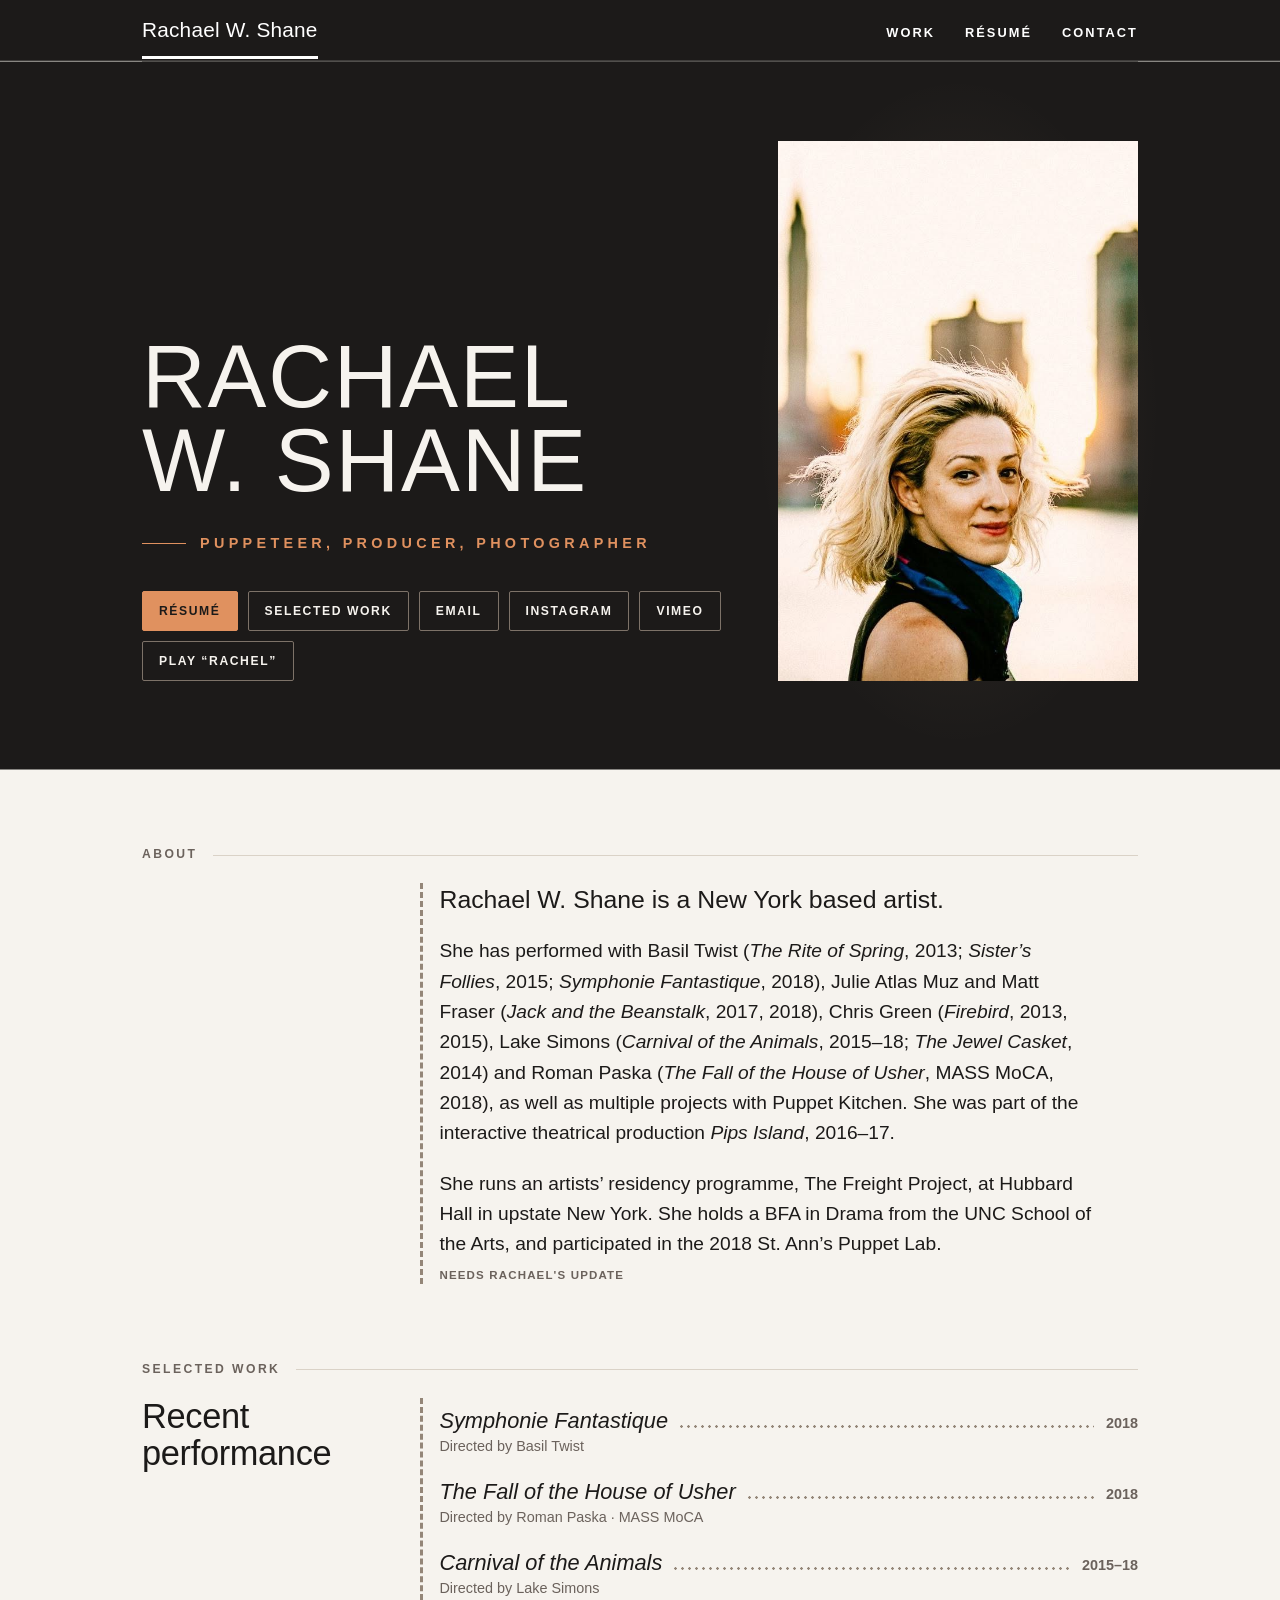
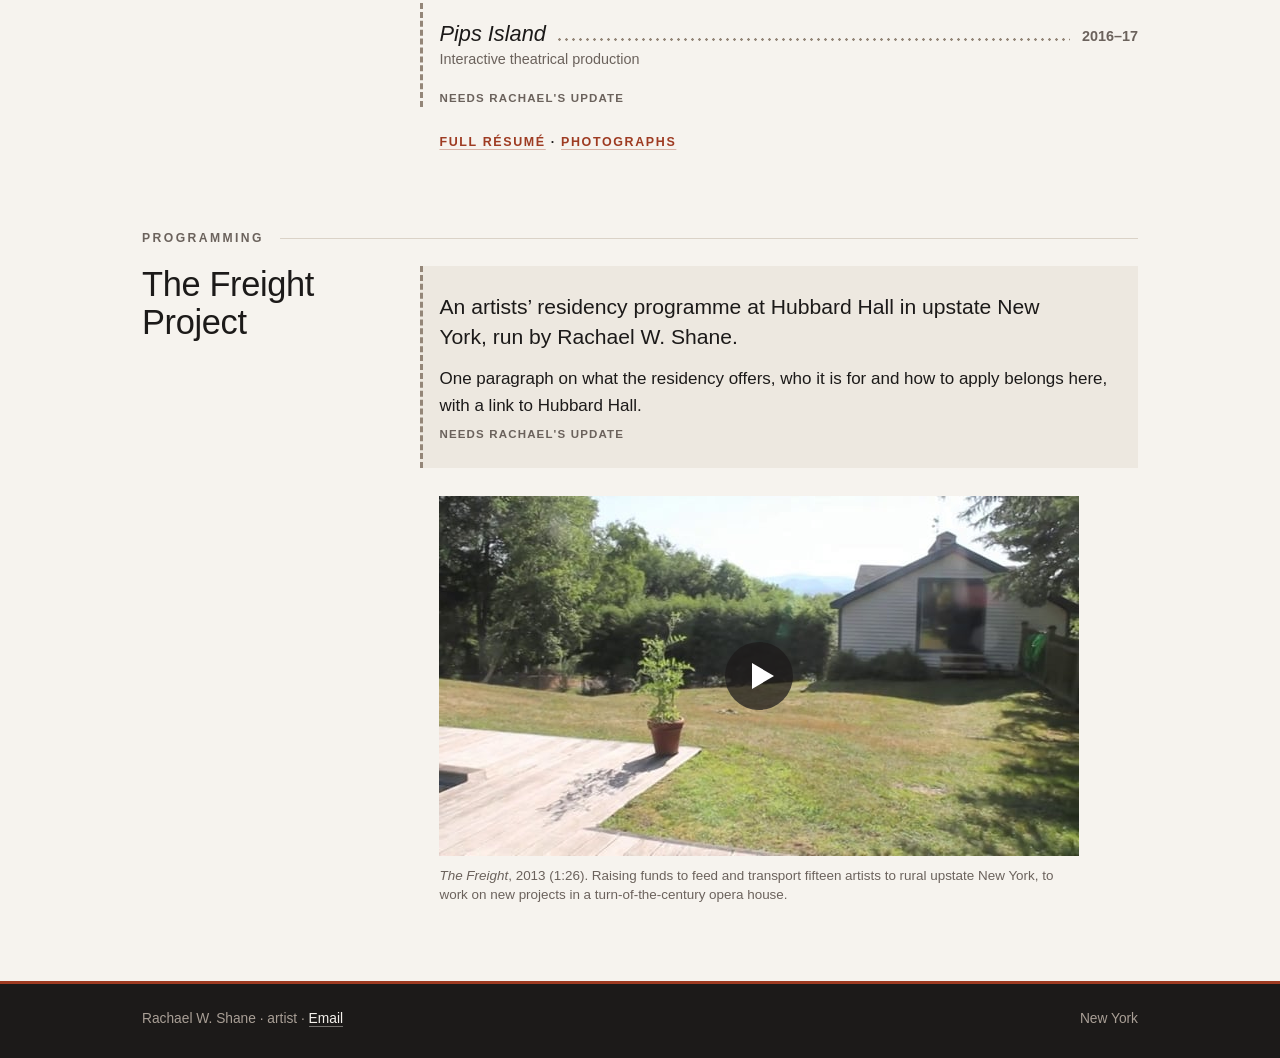
<file: index.html>
<!DOCTYPE html>
<html xmlns="http://www.w3.org/1999/xhtml" lang="en" xml:lang="en"><head>

<meta charset="utf-8">
<meta name="generator" content="quarto-1.10.18">

<meta name="viewport" content="width=device-width, initial-scale=1.0, user-scalable=yes">

<meta name="description" content="Rachael W. Shane is an artist based in New York. Performance credits with Basil Twist, Chris Green, Lake Simons, Roman Paska and Puppet Kitchen.">

<title>Rachael W. Shane | Artist</title>
<style>
/* Default styles provided by pandoc.
** See https://pandoc.org/MANUAL.html#variables-for-html for config info.
*/
span.smallcaps{font-variant: small-caps;}
div.columns{display: flex; gap: 1.5em;}
div.column{flex: auto;}
@media screen {
div.columns{gap: min(4vw, 1.5em);}
div.column{overflow-x: auto;}
}
div.hanging-indent{margin-left: 1.5em; text-indent: -1.5em;}
ul.task-list{list-style: none;}
ul.task-list li input[type="checkbox"] {
  width: 0.8em;
  margin: 0 0.8em 0.2em -1em; /* quarto-specific, see https://github.com/quarto-dev/quarto-cli/issues/4556 */ 
  vertical-align: middle;
}
.display.math{display: block; text-align: center; margin: 0.5rem auto;}
</style>


<!-- ============================================================
     _includes/head.html
     Wired to `include-in-header` in _quarto.yml, so it reaches all four
     pages. It carries the stylesheet, the icons, and the part of the
     link-preview card that is the same on every page and needs no
     knowledge of where the site is published.

     EVERY PATH HERE IS RELATIVE, which is what makes this project
     indifferent to the repository question. "assets/site.css" resolves
     from a page at https://rachaelshane.github.io/work.html and from the
     same page at https://ssouyris.com/rachaelshane/work.html without a
     character changing.

     THE REST OF THE CARD IS WRITTEN BY og.py, the second post-render
     step. og:title, og:description and og:url differ per page and are
     derived there from the page's own <title> and description, so neither
     is written twice.

     og:image IS ALSO IN og.py AND NOT HERE, which is a deliberate
     departure from the sibling project. A crawler is not a browser
     resolving a relative path: LinkedIn, Slack and X drop a relative
     og:image silently, which is the usual reason a shared link renders as
     a bare grey rectangle. So og:image must be absolute, and an absolute
     URL needs the origin. The origin for THIS site is not settled yet
     (see publish.sh), so it lives in exactly one line of one file rather
     than in two files that can disagree: og.py's SITE constant.

     THE CARD AND THE ICONS ARE BUILT, NOT DRAWN BY HAND:
     `python3 _design/make-card.py` regenerates all three from the
     headshot and the palette. Run it when the photograph or the design
     changes; the outputs are committed.

     NO <meta name="robots"> HERE. This site is meant to be found.
     publish.sh fails the publish if a noindex meta appears on any page.
     ============================================================ -->
<link rel="stylesheet" href="assets/site.css">
<meta name="author" content="Rachael W. Shane">

<!-- The tab mark. A 48-pixel PNG rather than a .ico: every browser in use
     reads PNG here, and one file at one size is one thing to keep right.
     apple-touch-icon is the home-screen tile on iOS, which ignores
     rel="icon" and falls back to a screenshot of the page without it. -->
<link rel="icon" href="assets/favicon.png" type="image/png">
<link rel="apple-touch-icon" href="assets/apple-touch-icon.png">

<meta property="og:type" content="profile">
<meta property="og:site_name" content="Rachael W. Shane">
<meta property="og:locale" content="en_US">

<!-- summary_large_image is the full-width card. The default, "summary",
     crops the same file to a small square beside the text and wastes the
     photograph. -->
<meta name="twitter:card" content="summary_large_image">


<!-- og.py: generated, do not edit here -->
<meta property="og:title" content="Rachael W. Shane | Artist">
<meta property="og:description" content="Rachael W. Shane is an artist based in New York. Performance credits with Basil Twist, Chris Green, Lake Simons, Roman Paska and Puppet Kitchen.">
<meta property="og:url" content="https://rachaelwshane.com/">
<meta property="og:image" content="https://rachaelwshane.com/assets/og-card.png">
<meta property="og:image:width" content="1200">
<meta property="og:image:height" content="630">
<meta property="og:image:alt" content="Rachael W. Shane, artist">
<meta name="twitter:title" content="Rachael W. Shane | Artist">
<meta name="twitter:description" content="Rachael W. Shane is an artist based in New York. Performance credits with Basil Twist, Chris Green, Lake Simons, Roman Paska and Puppet Kitchen.">
<meta name="twitter:image" content="https://rachaelwshane.com/assets/og-card.png">
<meta name="twitter:image:alt" content="Rachael W. Shane, artist">
<!-- /og.py -->
</head>

<body>

<!-- ============================================================
     _includes/nav.html
     Wired to `include-before-body` in _quarto.yml, so every page opens
     with it. It also OPENS the <main> that foot.html closes, which is
     why the two files are a pair: dropping one from _quarto.yml leaves
     the document unbalanced.

     THE CURRENT-PAGE MARKER IS NOT HERE. One file serves four pages, so
     each page sets its own by writing
         <style>#nav-work{box-shadow:inset 0 -3px 0 #fff}</style>
     inside its own body block. CSS in the body is valid and applies, and
     it keeps the whole bar in one file. site.css holds the shape of that
     declaration under `.topbar nav a.is-current`, so the pages restate
     only the id. See the comment there for why the marker is white and
     an inset shadow rather than a coloured border.

     THE BRAND IS THE NAME, not the domain. The sibling project
     (ssouyris.com) puts its address in the bar because an academic's
     site is cited by URL. A performer's is not: the name IS the brand, it
     is what a director remembers, and it is what a casting call asks for.

     THREE NAV ITEMS. Home is the brand, on the left, which is the
     convention every visitor already knows and costs no slot.
     ============================================================ -->
<a class="skip" href="#content">Skip to content</a>
<div class="topbar">
  <div class="inner">
    <a class="brand" id="nav-home" href="index.html">Rachael W. Shane</a>
    <nav aria-label="Main">
      <a id="nav-work" href="work.html">Work</a>
      <a id="nav-resume" href="resume.html">Résumé</a>
      <a id="nav-contact" href="contact.html">Contact</a>
    </nav>
  </div>
</div>
<main id="content">

<header id="title-block-header">
<h1 class="title">Rachael W. Shane</h1>

</header>


<!-- ============================================================
     THE CURRENT-PAGE MARKER. One nav include serves four pages, so each
     page names its own item. site.css holds the declaration's shape under
     `.topbar nav a.is-current`; this restates only the id. The brand IS
     the home link, so the home page marks the brand.
     ============================================================ -->
<style>#nav-home { box-shadow: inset 0 -3px 0 #fff; }</style>

<!-- ============================================================
     THE STAGE. Three grid children placed by grid area in site.css: the
     name at the lower left, the portrait at the right, the links under
     the name. On a phone the portrait moves between name and links. The
     bio is not on the stage: it is read, so it is set on paper below.
     ============================================================ -->
<header class="hero stage">
  <div class="name">
    <h1>Rachael W. Shane</h1>
    <p class="role">Puppeteer, Producer, Photographer</p>
  </div>

  <figure class="shot">
    <img src="assets/rachael_shane_headshot.jpg" alt="Rachael W. Shane" width="933" height="933">
  </figure>

  <ul class="chips">
    <li><a class="primary" href="resume.html">Résumé</a></li>
    <li><a href="work.html">Selected work</a></li>
    <li><a href="contact.html" data-mail="">Email</a></li>
    <li><a href="#" target="_blank" rel="noopener">Instagram</a></li>
    <li><a href="#" target="_blank" rel="noopener">Vimeo</a></li>
    <!-- LAST IN THE ROW so the player, which foot.html inserts after the
         row on click, is the next thing Tab reaches. Without scripts this
         is a plain link to the track on Spotify. -->
    <li><a href="https://open.spotify.com/track/6Eug7nfecV2CSdqEvdyeja" target="_blank" rel="noopener" data-spotify="Rachel, by Al Martino">Play “Rachel”</a></li>
  </ul>
</header>

<section class="sec" id="about">
  <p class="eyebrow">About</p>

  <div class="bio todo">
    <p class="lede">Rachael W. Shane is a New York based
    artist.</p>

    <p>She has performed with Basil Twist (<em>The Rite of Spring</em>, 2013;
    <em>Sister’s Follies</em>, 2015; <em>Symphonie Fantastique</em>,
    2018), Julie Atlas Muz and Matt Fraser (<em>Jack and the Beanstalk</em>,
    2017, 2018), Chris Green (<em>Firebird</em>, 2013, 2015), Lake Simons
    (<em>Carnival of the Animals</em>, 2015–18; <em>The Jewel
    Casket</em>, 2014) and Roman Paska (<em>The Fall of the House of
    Usher</em>, MASS MoCA, 2018), as well as multiple projects with Puppet
    Kitchen. She was part of the interactive theatrical production
    <em>Pips Island</em>, 2016–17.</p>

    <p>She runs an artists’ residency programme, The Freight Project,
    at Hubbard Hall in upstate New York. She holds a BFA in Drama from the
    UNC School of the Arts, and participated in the 2018 St. Ann’s
    Puppet Lab.</p>
  </div>
</section>

<!-- ============================================================
     SELECTED WORK on the home page, four entries rather than the full
     list. The reason is the same one that put a Selected publications
     block on the sibling site: a visitor who lands here and leaves
     without clicking should still know the shape of the career. The
     complete list is one click away and is the résumé's job.
     ============================================================ -->
<section class="sec" id="selected">
  <p class="eyebrow">Selected work</p>
  <h2>Recent performance</h2>

  <div class="todo">
  <dl class="credits">
    <div class="credit">
      <dt>2018</dt>
      <dd>
        <span class="work">Symphonie Fantastique</span>
        <span class="who">Directed by Basil Twist</span>
      </dd>
    </div>
    <div class="credit">
      <dt>2018</dt>
      <dd>
        <span class="work">The Fall of the House of Usher</span>
        <span class="who">Directed by Roman Paska · MASS MoCA</span>
      </dd>
    </div>
    <div class="credit">
      <dt>2015–18</dt>
      <dd>
        <span class="work">Carnival of the Animals</span>
        <span class="who">Directed by Lake Simons</span>
      </dd>
    </div>
    <div class="credit">
      <dt>2016–17</dt>
      <dd>
        <span class="work">Pips Island</span>
        <span class="who">Interactive theatrical production</span>
      </dd>
    </div>
  </dl>
  </div>

  <p class="more"><a href="resume.html">Full résumé</a>
  · <a href="work.html">Photographs</a></p>
</section>

<!-- ============================================================
     THE RESIDENCY. It is the one thing on the page that is not a
     performance credit, so it gets its own panel rather than a line in a
     list: a director reading this is being told she also programmes.
     ============================================================ -->
<section class="sec" id="freight">
  <p class="eyebrow">Programming</p>
  <h2>The Freight Project</h2>

  <div class="panel todo">
    <p class="lede">An artists’ residency programme at Hubbard Hall in
    upstate New York, run by Rachael W. Shane.</p>
    <p>One paragraph on what the residency offers, who it is for and how to
    apply belongs here, with a link to Hubbard Hall.</p>
  </div>

  <!-- THE FILM, loaded only when asked for. What the page carries is a
       link to the video on Vimeo wrapped round a local copy of its cover
       frame, so the page makes no request to Vimeo on load; foot.html
       swaps the link for Vimeo's player on click. Without scripts it is a
       plain link to the video. The caption is Vimeo's own description of
       it, from 2013. -->
  <figure class="film">
    <a href="https://vimeo.com/71226859" target="_blank" rel="noopener" data-vimeo="The Freight 2013" aria-label="Play the video The Freight 2013, 1 minute 26 seconds">
      <img src="assets/work/freight-2013.jpg" alt="" width="640" height="360">
      <span class="play" aria-hidden="true"></span>
    </a>
    <figcaption><em>The Freight</em>, 2013 (1:26). Raising funds to feed and
    transport fifteen artists to rural upstate New York, to work on new
    projects in a turn-of-the-century opera house.</figcaption>
  </figure>
</section>

</main>
<!-- ============================================================
     _includes/foot.html
     Wired to `include-after-body`. It closes the <main> that nav.html
     opened, which is why the two files are a pair: dropping one from
     _quarto.yml leaves the document unbalanced.
     ============================================================ -->
<footer class="sitefoot">
  <div class="inner">
    <div>
      Rachael W. Shane · artist ·
      <a href="contact.html" data-mail="">Email</a>
    </div>
    <div>New York</div>
  </div>
</footer>

<!-- ============================================================
     THE ONLY SCRIPT THIS SITE WRITES. Five jobs, no dependency, and no
     request until a visitor asks for one.

     ONE, IT LABELS THE CURRENT PAGE FOR A SCREEN READER. The marker a
     sighted reader sees is a white underline in the bar, drawn in CSS. A
     screen reader cannot see it, so without a label it reads the four nav
     links with nothing to separate the page you are on from the three you
     are not. `aria-current="page"` is that label and it renders nothing.

     IT FINDS THE LINK BY READING THE MARKER RATHER THAN BY MATCHING THE
     URL. One include serves four pages, so each page draws its own marker
     with a one-line <style> in its body. A URL map here would be a second
     copy of that knowledge and would drift the first time a page marks a
     parent rather than itself. Reading the computed inset shadow cannot
     disagree with what is on screen, because it IS what is on screen.

     TWO, IT PUBLISHES THE STICKY BAR'S MEASURED HEIGHT as --barclear,
     which site.css adds to the scroll-margin of every linked section, so
     a heading jumped to from a section index lands below the bar instead
     of under it.

     WHY MEASURE RATHER THAN HARDCODE. The bar's height is not a function
     of viewport width. Its items wrap against the brand, so the height
     steps between one line and two and back as the width changes, and in
     places it flips every few pixels. A fixed scroll-margin is therefore
     right at some widths and wrong at others by the height of a whole nav
     row, and no set of media queries fixes a value that is not monotonic
     in the thing the query tests.

     ResizeObserver fires on the wrap itself rather than on resize, so it
     catches the case a resize listener misses: a font loading late and
     pushing the nav onto a second line after layout has settled.

     THE FIRST TWO FAIL SAFE. If the script never runs, the visible marker
     is unaffected (it is CSS), the aria label is simply absent, and the
     --barclear fallback in the CSS (62px, the desktop height) applies, so
     the only cost is a heading landing under the bar at some narrow
     widths.

     THREE, IT HOLDS THE EMAIL ADDRESS, so no page has to. Harvesting bots
     read HTML for anything shaped like name@domain; here the address
     exists only as two separate strings until a visitor clicks an Email
     link, and then only long enough to hand it to the mail client. Every
     such link carries data-mail and an href of contact.html.

     THIS ONE DOES NOT FAIL SAFE, by choice. With scripts off, an Email
     link opens the contact page and the address is nowhere on it. A
     working fallback would have to print the address in the HTML, which is
     the thing this exists to prevent.

     IT RUNS IN ITS OWN FUNCTION because the first one returns early when
     the bar is missing or ResizeObserver is absent, and neither should
     cost a visitor the Email link.

     FOUR, IT PUTS A SPOTIFY PLAYER ON THE PAGE WHEN ONE IS ASKED FOR. A
     chip carrying data-spotify is an ordinary link to a track on Spotify.
     On click the script inserts Spotify's embed player under the chip row
     instead of leaving the page; the visitor then presses play in it.
     Browsers refuse sound before a click, so nothing plays by itself.

     NOTHING FROM SPOTIFY LOADS WITH THE PAGE. The player is an iframe
     from open.spotify.com, with Spotify's own scripts and cookies inside
     it, and it exists only after the click. Until then the page makes no
     external request, which is the property post-render.py's scan guards;
     the scan ignores <a href> because a link fetches nothing, and the
     embed address is derived from that href here rather than written into
     the HTML.

     THIS ONE FAILS SAFE. With scripts off the chip opens the track on
     Spotify in a new tab. A second click does nothing: the player is
     already there.

     FIVE, THE SAME FOR A VIMEO VIDEO, with one difference: the player
     replaces the link in place, because the link is the cover frame and
     already occupies the player's box. A link carrying data-vimeo points
     at vimeo.com/<id>; the player address is derived from it, again so no
     embed URL sits in the HTML. autoplay=1 starts the video from the same
     click in most browsers (the iframe's allow="autoplay" passes the
     click's permission through); where a browser refuses, the visitor
     presses play. dnt=1 stops the player collecting session data and
     analytics [Vimeo's player parameters]. Focus moves into the player,
     since the link that held it is gone. Fails safe the same way.
     ============================================================ -->
<script>
  (function () {
    var bar = document.querySelector('.topbar');
    if (!bar) return;

    var links = bar.querySelectorAll('a');
    for (var i = 0; i < links.length; i++) {
      if (getComputedStyle(links[i]).boxShadow.indexOf('inset') > -1) {
        links[i].setAttribute('aria-current', 'page');
        break;
      }
    }

    if (!window.ResizeObserver) return;
    var set = function () {
      document.documentElement.style.setProperty(
        '--barclear', Math.round(bar.getBoundingClientRect().height) + 'px');
    };
    new ResizeObserver(set).observe(bar);
    set();
  })();

  (function () {
    var parts = ['rachaelwshane', 'gmail.com'];
    var links = document.querySelectorAll('a[data-mail]');
    for (var i = 0; i < links.length; i++) {
      links[i].addEventListener('click', function (e) {
        e.preventDefault();
        window.location.href = 'mailto:' + parts.join('@');
      });
    }
  })();

  (function () {
    var chips = document.querySelectorAll('a[data-spotify]');
    for (var i = 0; i < chips.length; i++) {
      chips[i].addEventListener('click', function (e) {
        e.preventDefault();
        if (this.getAttribute('data-open')) return;
        this.setAttribute('data-open', '1');

        var player = document.createElement('iframe');
        player.className = 'spotify';
        player.title = 'Spotify player: ' + this.getAttribute('data-spotify');
        player.allow = 'autoplay; clipboard-write; encrypted-media; fullscreen; picture-in-picture';
        player.src = this.href.replace('/track/', '/embed/track/');

        var row = this.closest('ul');
        row.parentNode.insertBefore(player, row.nextSibling);
      });
    }
  })();

  (function () {
    var films = document.querySelectorAll('a[data-vimeo]');
    for (var i = 0; i < films.length; i++) {
      films[i].addEventListener('click', function (e) {
        e.preventDefault();
        var player = document.createElement('iframe');
        player.title = this.getAttribute('data-vimeo');
        player.allow = 'autoplay; fullscreen; picture-in-picture';
        player.allowFullscreen = true;
        player.src = this.href.replace('//vimeo.com/', '//player.vimeo.com/video/')
                   + '?autoplay=1&dnt=1';
        this.parentNode.replaceChild(player, this);
        player.focus();
      });
    }
  })();
</script>




</body></html>
</file>
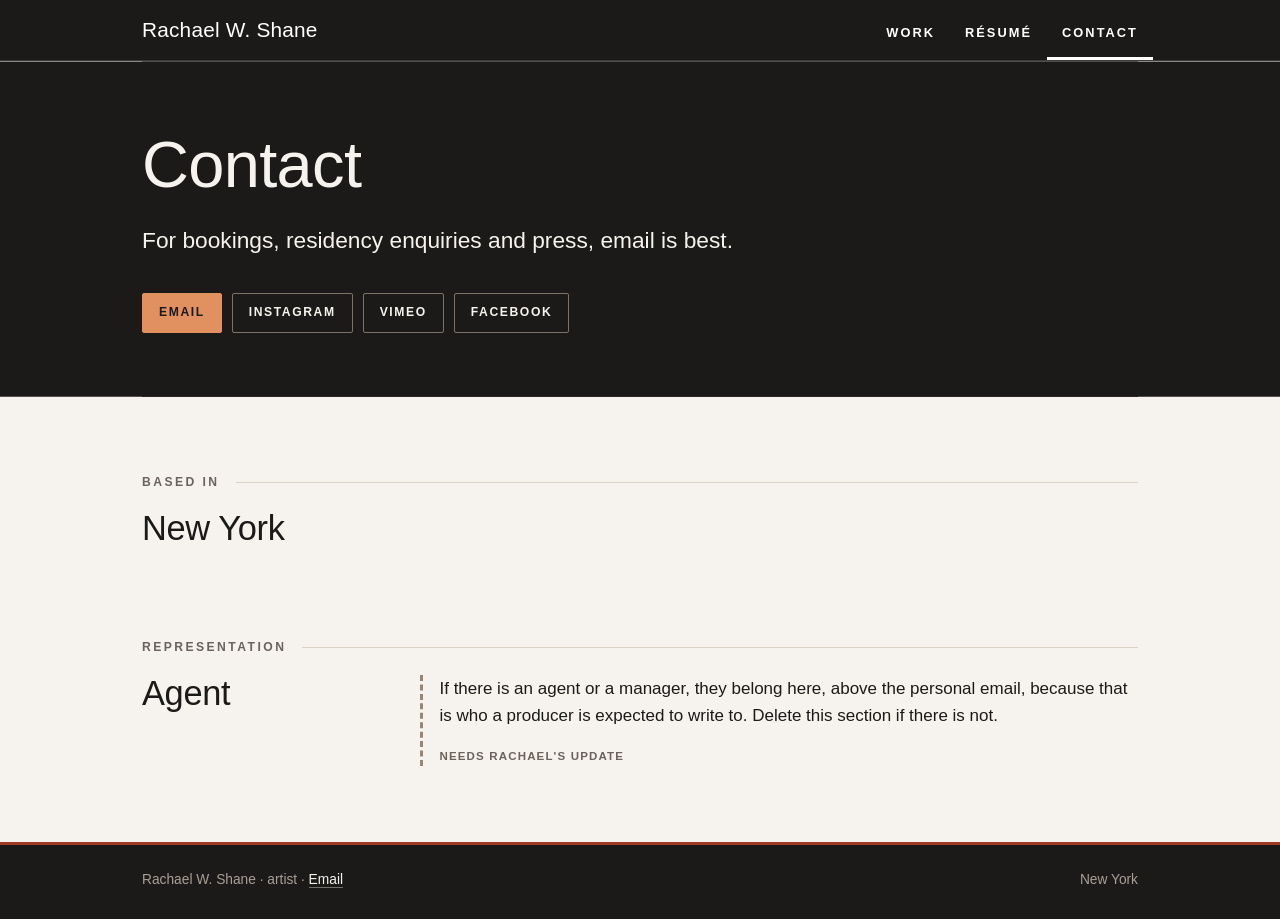
<file: contact.html>
<!DOCTYPE html>
<html xmlns="http://www.w3.org/1999/xhtml" lang="en" xml:lang="en"><head>

<meta charset="utf-8">
<meta name="generator" content="quarto-1.10.18">

<meta name="viewport" content="width=device-width, initial-scale=1.0, user-scalable=yes">

<meta name="description" content="Contact Rachael W. Shane, artist, based in New York.">

<title>Contact | Rachael W. Shane</title>
<style>
/* Default styles provided by pandoc.
** See https://pandoc.org/MANUAL.html#variables-for-html for config info.
*/
span.smallcaps{font-variant: small-caps;}
div.columns{display: flex; gap: 1.5em;}
div.column{flex: auto;}
@media screen {
div.columns{gap: min(4vw, 1.5em);}
div.column{overflow-x: auto;}
}
div.hanging-indent{margin-left: 1.5em; text-indent: -1.5em;}
ul.task-list{list-style: none;}
ul.task-list li input[type="checkbox"] {
  width: 0.8em;
  margin: 0 0.8em 0.2em -1em; /* quarto-specific, see https://github.com/quarto-dev/quarto-cli/issues/4556 */ 
  vertical-align: middle;
}
.display.math{display: block; text-align: center; margin: 0.5rem auto;}
</style>


<!-- ============================================================
     _includes/head.html
     Wired to `include-in-header` in _quarto.yml, so it reaches all four
     pages. It carries the stylesheet, the icons, and the part of the
     link-preview card that is the same on every page and needs no
     knowledge of where the site is published.

     EVERY PATH HERE IS RELATIVE, which is what makes this project
     indifferent to the repository question. "assets/site.css" resolves
     from a page at https://rachaelshane.github.io/work.html and from the
     same page at https://ssouyris.com/rachaelshane/work.html without a
     character changing.

     THE REST OF THE CARD IS WRITTEN BY og.py, the second post-render
     step. og:title, og:description and og:url differ per page and are
     derived there from the page's own <title> and description, so neither
     is written twice.

     og:image IS ALSO IN og.py AND NOT HERE, which is a deliberate
     departure from the sibling project. A crawler is not a browser
     resolving a relative path: LinkedIn, Slack and X drop a relative
     og:image silently, which is the usual reason a shared link renders as
     a bare grey rectangle. So og:image must be absolute, and an absolute
     URL needs the origin. The origin for THIS site is not settled yet
     (see publish.sh), so it lives in exactly one line of one file rather
     than in two files that can disagree: og.py's SITE constant.

     THE CARD AND THE ICONS ARE BUILT, NOT DRAWN BY HAND:
     `python3 _design/make-card.py` regenerates all three from the
     headshot and the palette. Run it when the photograph or the design
     changes; the outputs are committed.

     NO <meta name="robots"> HERE. This site is meant to be found.
     publish.sh fails the publish if a noindex meta appears on any page.
     ============================================================ -->
<link rel="stylesheet" href="assets/site.css">
<meta name="author" content="Rachael W. Shane">

<!-- The tab mark. A 48-pixel PNG rather than a .ico: every browser in use
     reads PNG here, and one file at one size is one thing to keep right.
     apple-touch-icon is the home-screen tile on iOS, which ignores
     rel="icon" and falls back to a screenshot of the page without it. -->
<link rel="icon" href="assets/favicon.png" type="image/png">
<link rel="apple-touch-icon" href="assets/apple-touch-icon.png">

<meta property="og:type" content="profile">
<meta property="og:site_name" content="Rachael W. Shane">
<meta property="og:locale" content="en_US">

<!-- summary_large_image is the full-width card. The default, "summary",
     crops the same file to a small square beside the text and wastes the
     photograph. -->
<meta name="twitter:card" content="summary_large_image">


<!-- og.py: generated, do not edit here -->
<meta property="og:title" content="Contact">
<meta property="og:description" content="Contact Rachael W. Shane, artist, based in New York.">
<meta property="og:url" content="https://rachaelwshane.com/contact.html">
<meta property="og:image" content="https://rachaelwshane.com/assets/og-card.png">
<meta property="og:image:width" content="1200">
<meta property="og:image:height" content="630">
<meta property="og:image:alt" content="Rachael W. Shane, artist">
<meta name="twitter:title" content="Contact">
<meta name="twitter:description" content="Contact Rachael W. Shane, artist, based in New York.">
<meta name="twitter:image" content="https://rachaelwshane.com/assets/og-card.png">
<meta name="twitter:image:alt" content="Rachael W. Shane, artist">
<!-- /og.py -->
</head>

<body>

<!-- ============================================================
     _includes/nav.html
     Wired to `include-before-body` in _quarto.yml, so every page opens
     with it. It also OPENS the <main> that foot.html closes, which is
     why the two files are a pair: dropping one from _quarto.yml leaves
     the document unbalanced.

     THE CURRENT-PAGE MARKER IS NOT HERE. One file serves four pages, so
     each page sets its own by writing
         <style>#nav-work{box-shadow:inset 0 -3px 0 #fff}</style>
     inside its own body block. CSS in the body is valid and applies, and
     it keeps the whole bar in one file. site.css holds the shape of that
     declaration under `.topbar nav a.is-current`, so the pages restate
     only the id. See the comment there for why the marker is white and
     an inset shadow rather than a coloured border.

     THE BRAND IS THE NAME, not the domain. The sibling project
     (ssouyris.com) puts its address in the bar because an academic's
     site is cited by URL. A performer's is not: the name IS the brand, it
     is what a director remembers, and it is what a casting call asks for.

     THREE NAV ITEMS. Home is the brand, on the left, which is the
     convention every visitor already knows and costs no slot.
     ============================================================ -->
<a class="skip" href="#content">Skip to content</a>
<div class="topbar">
  <div class="inner">
    <a class="brand" id="nav-home" href="index.html">Rachael W. Shane</a>
    <nav aria-label="Main">
      <a id="nav-work" href="work.html">Work</a>
      <a id="nav-resume" href="resume.html">Résumé</a>
      <a id="nav-contact" href="contact.html">Contact</a>
    </nav>
  </div>
</div>
<main id="content">

<header id="title-block-header">
<h1 class="title">Contact</h1>

</header>


<style>#nav-contact { box-shadow: inset 0 -3px 0 #fff; }</style>

<header class="page-head stage">
  <h1>Contact</h1>

  <!-- NO CONTACT FORM, deliberately. A form needs a server to receive the
       submission, and this site is static files on GitHub Pages: there is
       nothing behind it to accept a POST. The alternatives are a third-party
       form service, which means an external script on every page and a
       stranger holding the messages, or a mailto link, which opens the
       visitor's own mail client and leaves no copy anywhere but her inbox.
       The mailto suits a working performer.

       THE ADDRESS IS NOT IN THIS FILE, or in any other page. Every Email
       link on the site carries data-mail and points at this page as a
       fallback; the script in foot.html builds the address on click and
       opens the mail client, so a harvester reading the HTML finds nothing
       to collect. -->
  <p class="lede">For bookings, residency enquiries and
  press, email is best.</p>

  <ul class="chips">
    <li><a class="primary" href="contact.html" data-mail="">Email</a></li>
    <li><a href="#" target="_blank" rel="noopener">Instagram</a></li>
    <li><a href="#" target="_blank" rel="noopener">Vimeo</a></li>
    <li><a href="#" target="_blank" rel="noopener">Facebook</a></li>
  </ul>
</header>

<section class="sec" id="based">
  <p class="eyebrow">Based in</p>
  <h2>New York</h2>
</section>

<section class="sec" id="representation">
  <p class="eyebrow">Representation</p>
  <h2>Agent</h2>

  <div class="todo">
    <p>If there is an agent or a manager, they belong here, above the personal
    email, because that is who a producer is expected to write to. Delete this
    section if there is not.</p>
  </div>
</section>

</main>
<!-- ============================================================
     _includes/foot.html
     Wired to `include-after-body`. It closes the <main> that nav.html
     opened, which is why the two files are a pair: dropping one from
     _quarto.yml leaves the document unbalanced.
     ============================================================ -->
<footer class="sitefoot">
  <div class="inner">
    <div>
      Rachael W. Shane · artist ·
      <a href="contact.html" data-mail="">Email</a>
    </div>
    <div>New York</div>
  </div>
</footer>

<!-- ============================================================
     THE ONLY SCRIPT THIS SITE WRITES. Five jobs, no dependency, and no
     request until a visitor asks for one.

     ONE, IT LABELS THE CURRENT PAGE FOR A SCREEN READER. The marker a
     sighted reader sees is a white underline in the bar, drawn in CSS. A
     screen reader cannot see it, so without a label it reads the four nav
     links with nothing to separate the page you are on from the three you
     are not. `aria-current="page"` is that label and it renders nothing.

     IT FINDS THE LINK BY READING THE MARKER RATHER THAN BY MATCHING THE
     URL. One include serves four pages, so each page draws its own marker
     with a one-line <style> in its body. A URL map here would be a second
     copy of that knowledge and would drift the first time a page marks a
     parent rather than itself. Reading the computed inset shadow cannot
     disagree with what is on screen, because it IS what is on screen.

     TWO, IT PUBLISHES THE STICKY BAR'S MEASURED HEIGHT as --barclear,
     which site.css adds to the scroll-margin of every linked section, so
     a heading jumped to from a section index lands below the bar instead
     of under it.

     WHY MEASURE RATHER THAN HARDCODE. The bar's height is not a function
     of viewport width. Its items wrap against the brand, so the height
     steps between one line and two and back as the width changes, and in
     places it flips every few pixels. A fixed scroll-margin is therefore
     right at some widths and wrong at others by the height of a whole nav
     row, and no set of media queries fixes a value that is not monotonic
     in the thing the query tests.

     ResizeObserver fires on the wrap itself rather than on resize, so it
     catches the case a resize listener misses: a font loading late and
     pushing the nav onto a second line after layout has settled.

     THE FIRST TWO FAIL SAFE. If the script never runs, the visible marker
     is unaffected (it is CSS), the aria label is simply absent, and the
     --barclear fallback in the CSS (62px, the desktop height) applies, so
     the only cost is a heading landing under the bar at some narrow
     widths.

     THREE, IT HOLDS THE EMAIL ADDRESS, so no page has to. Harvesting bots
     read HTML for anything shaped like name@domain; here the address
     exists only as two separate strings until a visitor clicks an Email
     link, and then only long enough to hand it to the mail client. Every
     such link carries data-mail and an href of contact.html.

     THIS ONE DOES NOT FAIL SAFE, by choice. With scripts off, an Email
     link opens the contact page and the address is nowhere on it. A
     working fallback would have to print the address in the HTML, which is
     the thing this exists to prevent.

     IT RUNS IN ITS OWN FUNCTION because the first one returns early when
     the bar is missing or ResizeObserver is absent, and neither should
     cost a visitor the Email link.

     FOUR, IT PUTS A SPOTIFY PLAYER ON THE PAGE WHEN ONE IS ASKED FOR. A
     chip carrying data-spotify is an ordinary link to a track on Spotify.
     On click the script inserts Spotify's embed player under the chip row
     instead of leaving the page; the visitor then presses play in it.
     Browsers refuse sound before a click, so nothing plays by itself.

     NOTHING FROM SPOTIFY LOADS WITH THE PAGE. The player is an iframe
     from open.spotify.com, with Spotify's own scripts and cookies inside
     it, and it exists only after the click. Until then the page makes no
     external request, which is the property post-render.py's scan guards;
     the scan ignores <a href> because a link fetches nothing, and the
     embed address is derived from that href here rather than written into
     the HTML.

     THIS ONE FAILS SAFE. With scripts off the chip opens the track on
     Spotify in a new tab. A second click does nothing: the player is
     already there.

     FIVE, THE SAME FOR A VIMEO VIDEO, with one difference: the player
     replaces the link in place, because the link is the cover frame and
     already occupies the player's box. A link carrying data-vimeo points
     at vimeo.com/<id>; the player address is derived from it, again so no
     embed URL sits in the HTML. autoplay=1 starts the video from the same
     click in most browsers (the iframe's allow="autoplay" passes the
     click's permission through); where a browser refuses, the visitor
     presses play. dnt=1 stops the player collecting session data and
     analytics [Vimeo's player parameters]. Focus moves into the player,
     since the link that held it is gone. Fails safe the same way.
     ============================================================ -->
<script>
  (function () {
    var bar = document.querySelector('.topbar');
    if (!bar) return;

    var links = bar.querySelectorAll('a');
    for (var i = 0; i < links.length; i++) {
      if (getComputedStyle(links[i]).boxShadow.indexOf('inset') > -1) {
        links[i].setAttribute('aria-current', 'page');
        break;
      }
    }

    if (!window.ResizeObserver) return;
    var set = function () {
      document.documentElement.style.setProperty(
        '--barclear', Math.round(bar.getBoundingClientRect().height) + 'px');
    };
    new ResizeObserver(set).observe(bar);
    set();
  })();

  (function () {
    var parts = ['rachaelwshane', 'gmail.com'];
    var links = document.querySelectorAll('a[data-mail]');
    for (var i = 0; i < links.length; i++) {
      links[i].addEventListener('click', function (e) {
        e.preventDefault();
        window.location.href = 'mailto:' + parts.join('@');
      });
    }
  })();

  (function () {
    var chips = document.querySelectorAll('a[data-spotify]');
    for (var i = 0; i < chips.length; i++) {
      chips[i].addEventListener('click', function (e) {
        e.preventDefault();
        if (this.getAttribute('data-open')) return;
        this.setAttribute('data-open', '1');

        var player = document.createElement('iframe');
        player.className = 'spotify';
        player.title = 'Spotify player: ' + this.getAttribute('data-spotify');
        player.allow = 'autoplay; clipboard-write; encrypted-media; fullscreen; picture-in-picture';
        player.src = this.href.replace('/track/', '/embed/track/');

        var row = this.closest('ul');
        row.parentNode.insertBefore(player, row.nextSibling);
      });
    }
  })();

  (function () {
    var films = document.querySelectorAll('a[data-vimeo]');
    for (var i = 0; i < films.length; i++) {
      films[i].addEventListener('click', function (e) {
        e.preventDefault();
        var player = document.createElement('iframe');
        player.title = this.getAttribute('data-vimeo');
        player.allow = 'autoplay; fullscreen; picture-in-picture';
        player.allowFullscreen = true;
        player.src = this.href.replace('//vimeo.com/', '//player.vimeo.com/video/')
                   + '?autoplay=1&dnt=1';
        this.parentNode.replaceChild(player, this);
        player.focus();
      });
    }
  })();
</script>




</body></html>
</file>
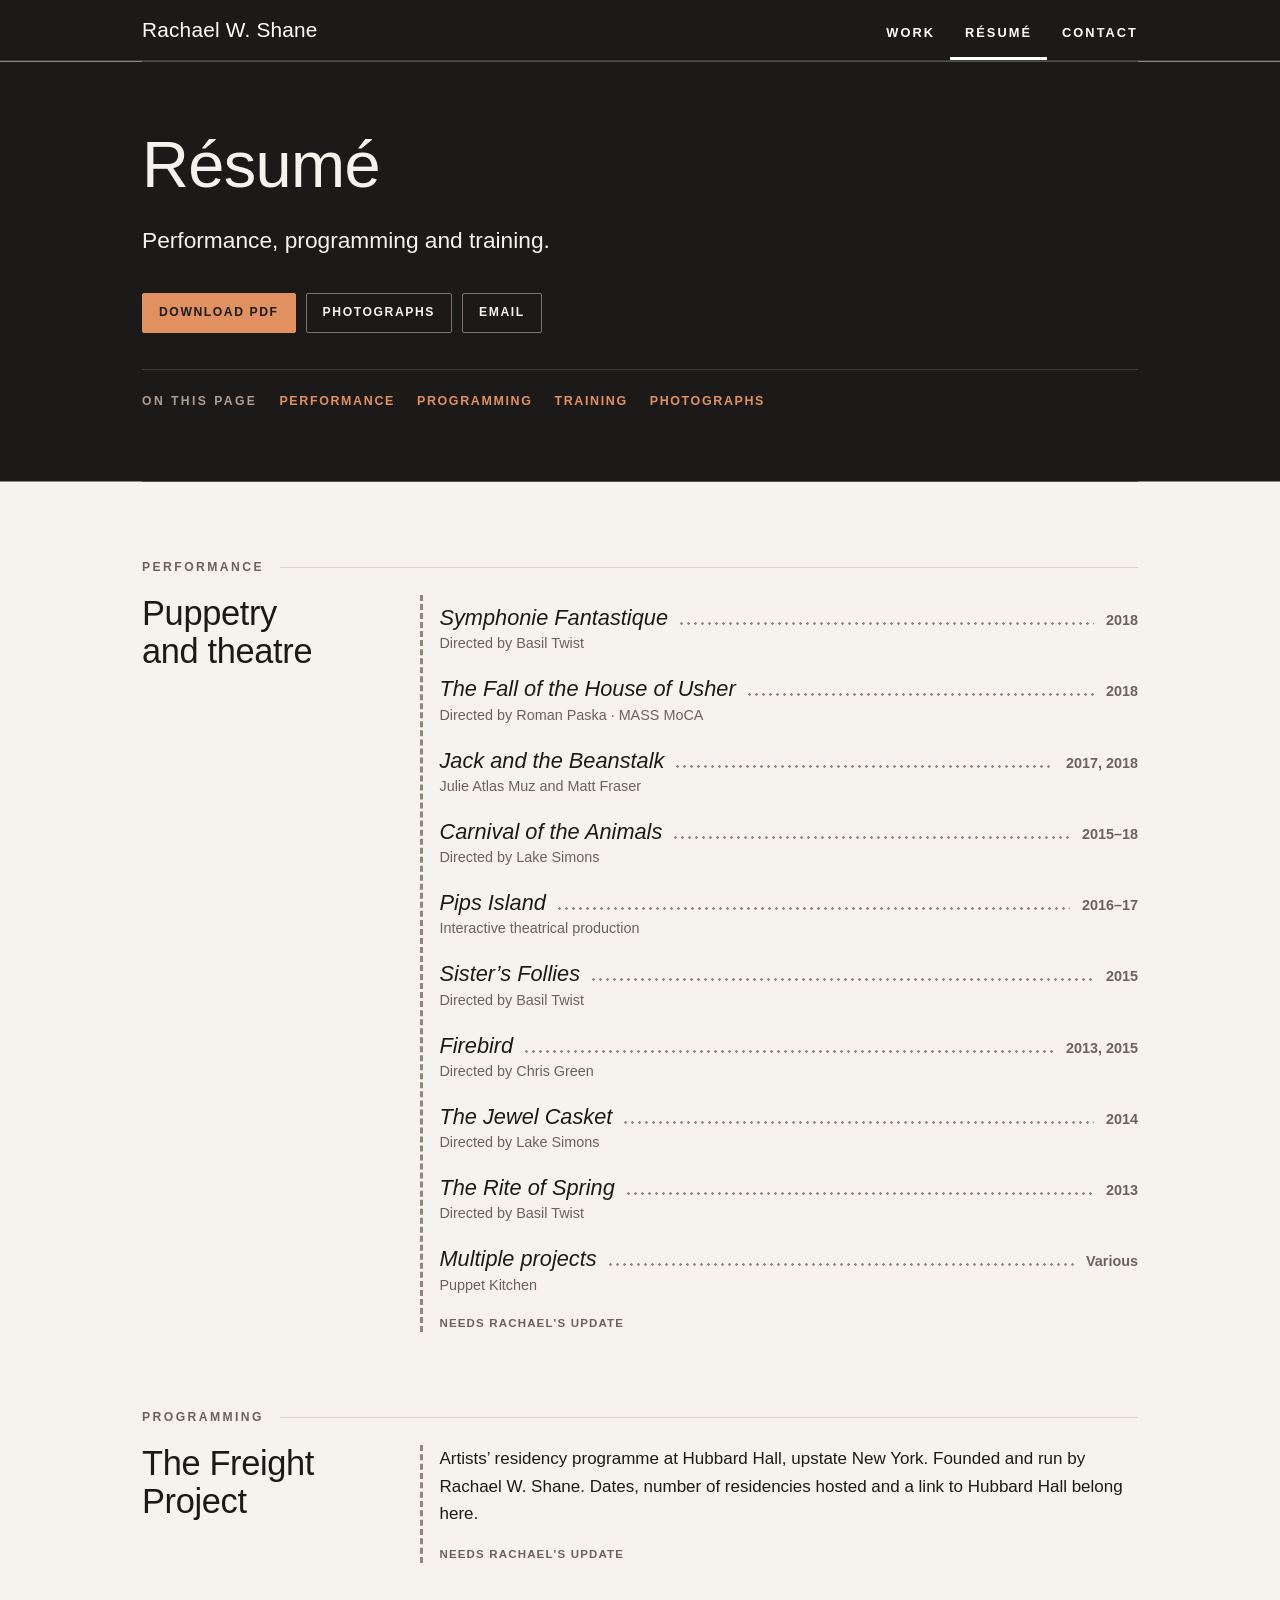
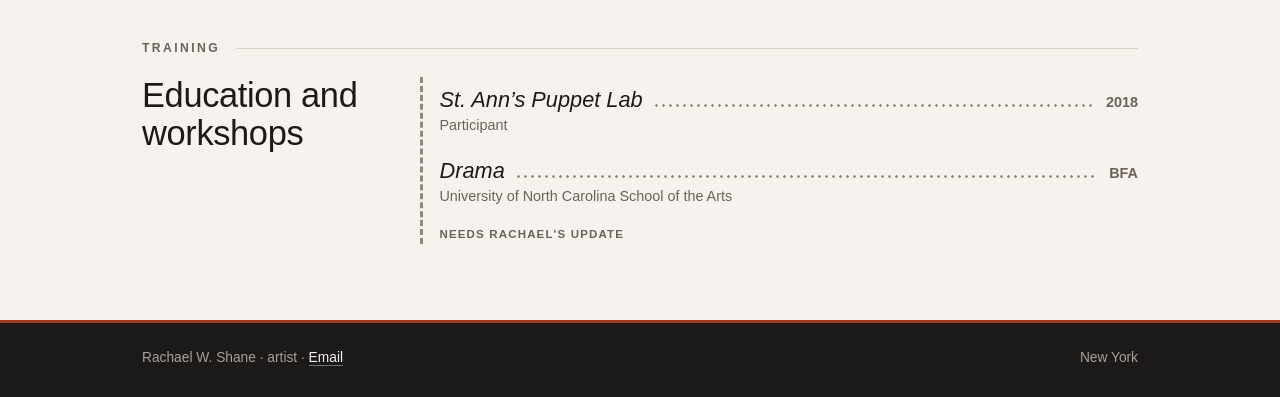
<file: resume.html>
<!DOCTYPE html>
<html xmlns="http://www.w3.org/1999/xhtml" lang="en" xml:lang="en"><head>

<meta charset="utf-8">
<meta name="generator" content="quarto-1.10.18">

<meta name="viewport" content="width=device-width, initial-scale=1.0, user-scalable=yes">

<meta name="description" content="Rachael W. Shane’s performance credits, residency programming, training and workshops. BFA in Drama, UNC School of the Arts.">

<title>Résumé | Rachael W. Shane</title>
<style>
/* Default styles provided by pandoc.
** See https://pandoc.org/MANUAL.html#variables-for-html for config info.
*/
span.smallcaps{font-variant: small-caps;}
div.columns{display: flex; gap: 1.5em;}
div.column{flex: auto;}
@media screen {
div.columns{gap: min(4vw, 1.5em);}
div.column{overflow-x: auto;}
}
div.hanging-indent{margin-left: 1.5em; text-indent: -1.5em;}
ul.task-list{list-style: none;}
ul.task-list li input[type="checkbox"] {
  width: 0.8em;
  margin: 0 0.8em 0.2em -1em; /* quarto-specific, see https://github.com/quarto-dev/quarto-cli/issues/4556 */ 
  vertical-align: middle;
}
.display.math{display: block; text-align: center; margin: 0.5rem auto;}
</style>


<!-- ============================================================
     _includes/head.html
     Wired to `include-in-header` in _quarto.yml, so it reaches all four
     pages. It carries the stylesheet, the icons, and the part of the
     link-preview card that is the same on every page and needs no
     knowledge of where the site is published.

     EVERY PATH HERE IS RELATIVE, which is what makes this project
     indifferent to the repository question. "assets/site.css" resolves
     from a page at https://rachaelshane.github.io/work.html and from the
     same page at https://ssouyris.com/rachaelshane/work.html without a
     character changing.

     THE REST OF THE CARD IS WRITTEN BY og.py, the second post-render
     step. og:title, og:description and og:url differ per page and are
     derived there from the page's own <title> and description, so neither
     is written twice.

     og:image IS ALSO IN og.py AND NOT HERE, which is a deliberate
     departure from the sibling project. A crawler is not a browser
     resolving a relative path: LinkedIn, Slack and X drop a relative
     og:image silently, which is the usual reason a shared link renders as
     a bare grey rectangle. So og:image must be absolute, and an absolute
     URL needs the origin. The origin for THIS site is not settled yet
     (see publish.sh), so it lives in exactly one line of one file rather
     than in two files that can disagree: og.py's SITE constant.

     THE CARD AND THE ICONS ARE BUILT, NOT DRAWN BY HAND:
     `python3 _design/make-card.py` regenerates all three from the
     headshot and the palette. Run it when the photograph or the design
     changes; the outputs are committed.

     NO <meta name="robots"> HERE. This site is meant to be found.
     publish.sh fails the publish if a noindex meta appears on any page.
     ============================================================ -->
<link rel="stylesheet" href="assets/site.css">
<meta name="author" content="Rachael W. Shane">

<!-- The tab mark. A 48-pixel PNG rather than a .ico: every browser in use
     reads PNG here, and one file at one size is one thing to keep right.
     apple-touch-icon is the home-screen tile on iOS, which ignores
     rel="icon" and falls back to a screenshot of the page without it. -->
<link rel="icon" href="assets/favicon.png" type="image/png">
<link rel="apple-touch-icon" href="assets/apple-touch-icon.png">

<meta property="og:type" content="profile">
<meta property="og:site_name" content="Rachael W. Shane">
<meta property="og:locale" content="en_US">

<!-- summary_large_image is the full-width card. The default, "summary",
     crops the same file to a small square beside the text and wastes the
     photograph. -->
<meta name="twitter:card" content="summary_large_image">


<!-- og.py: generated, do not edit here -->
<meta property="og:title" content="Résumé">
<meta property="og:description" content="Rachael W. Shane’s performance credits, residency programming, training and workshops. BFA in Drama, UNC School of the Arts.">
<meta property="og:url" content="https://rachaelwshane.com/resume.html">
<meta property="og:image" content="https://rachaelwshane.com/assets/og-card.png">
<meta property="og:image:width" content="1200">
<meta property="og:image:height" content="630">
<meta property="og:image:alt" content="Rachael W. Shane, artist">
<meta name="twitter:title" content="Résumé">
<meta name="twitter:description" content="Rachael W. Shane’s performance credits, residency programming, training and workshops. BFA in Drama, UNC School of the Arts.">
<meta name="twitter:image" content="https://rachaelwshane.com/assets/og-card.png">
<meta name="twitter:image:alt" content="Rachael W. Shane, artist">
<!-- /og.py -->
</head>

<body>

<!-- ============================================================
     _includes/nav.html
     Wired to `include-before-body` in _quarto.yml, so every page opens
     with it. It also OPENS the <main> that foot.html closes, which is
     why the two files are a pair: dropping one from _quarto.yml leaves
     the document unbalanced.

     THE CURRENT-PAGE MARKER IS NOT HERE. One file serves four pages, so
     each page sets its own by writing
         <style>#nav-work{box-shadow:inset 0 -3px 0 #fff}</style>
     inside its own body block. CSS in the body is valid and applies, and
     it keeps the whole bar in one file. site.css holds the shape of that
     declaration under `.topbar nav a.is-current`, so the pages restate
     only the id. See the comment there for why the marker is white and
     an inset shadow rather than a coloured border.

     THE BRAND IS THE NAME, not the domain. The sibling project
     (ssouyris.com) puts its address in the bar because an academic's
     site is cited by URL. A performer's is not: the name IS the brand, it
     is what a director remembers, and it is what a casting call asks for.

     THREE NAV ITEMS. Home is the brand, on the left, which is the
     convention every visitor already knows and costs no slot.
     ============================================================ -->
<a class="skip" href="#content">Skip to content</a>
<div class="topbar">
  <div class="inner">
    <a class="brand" id="nav-home" href="index.html">Rachael W. Shane</a>
    <nav aria-label="Main">
      <a id="nav-work" href="work.html">Work</a>
      <a id="nav-resume" href="resume.html">Résumé</a>
      <a id="nav-contact" href="contact.html">Contact</a>
    </nav>
  </div>
</div>
<main id="content">

<header id="title-block-header">
<h1 class="title">Résumé</h1>

</header>


<style>#nav-resume { box-shadow: inset 0 -3px 0 #fff; }</style>

<header class="page-head stage">
  <h1>Résumé</h1>
  <p class="lede">Performance, programming and
  training.</p>

  <ul class="chips">
    <li><a class="primary" href="assets/rachael-shane-resume.pdf">Download PDF</a></li>
    <li><a href="work.html">Photographs</a></li>
    <li><a href="contact.html" data-mail="">Email</a></li>
  </ul>

  <nav class="jumps" aria-label="On this page">
    <p class="eyebrow">On this page</p>
    <a href="#performance">Performance</a>
    <a href="#programming">Programming</a>
    <a href="#training">Training</a>
    <a href="work.html">Photographs</a>
  </nav>
</header>

<!-- ============================================================
     THE CREDIT LIST is a <dl>: a term (the production) and its
     description (the company, the director, the year). That is what a
     credit is, so it is what the markup says, and a screen reader reads
     the pairing rather than two unrelated runs of text.

     THE YEAR IS THE <dt>. site.css sets it flush right at the end of a
     dotted leader, as a programme would, so a director scanning for
     recent work reads down one column instead of hunting for a date.

     EVERYTHING BELOW IS FROM THE 2018 WIX PAGE and stops there. The .todo
     wrapper says so on the page itself and publish.sh counts what is
     left, so this cannot be published as if it were current.
     ============================================================ -->
<section class="sec" id="performance">
  <p class="eyebrow">Performance</p>
  <h2>Puppetry and theatre</h2>

  <div class="todo">
  <dl class="credits">
    <div class="credit">
      <dt>2018</dt>
      <dd><span class="work">Symphonie Fantastique</span>
          <span class="who">Directed by Basil Twist</span></dd>
    </div>
    <div class="credit">
      <dt>2018</dt>
      <dd><span class="work">The Fall of the House of Usher</span>
          <span class="who">Directed by Roman Paska · MASS MoCA</span></dd>
    </div>
    <div class="credit">
      <dt>2017, 2018</dt>
      <dd><span class="work">Jack and the Beanstalk</span>
          <span class="who">Julie Atlas Muz and Matt Fraser</span></dd>
    </div>
    <div class="credit">
      <dt>2015–18</dt>
      <dd><span class="work">Carnival of the Animals</span>
          <span class="who">Directed by Lake Simons</span></dd>
    </div>
    <div class="credit">
      <dt>2016–17</dt>
      <dd><span class="work">Pips Island</span>
          <span class="who">Interactive theatrical production</span></dd>
    </div>
    <div class="credit">
      <dt>2015</dt>
      <dd><span class="work">Sister’s Follies</span>
          <span class="who">Directed by Basil Twist</span></dd>
    </div>
    <div class="credit">
      <dt>2013, 2015</dt>
      <dd><span class="work">Firebird</span>
          <span class="who">Directed by Chris Green</span></dd>
    </div>
    <div class="credit">
      <dt>2014</dt>
      <dd><span class="work">The Jewel Casket</span>
          <span class="who">Directed by Lake Simons</span></dd>
    </div>
    <div class="credit">
      <dt>2013</dt>
      <dd><span class="work">The Rite of Spring</span>
          <span class="who">Directed by Basil Twist</span></dd>
    </div>
    <div class="credit">
      <dt>Various</dt>
      <dd><span class="work">Multiple projects</span>
          <span class="who">Puppet Kitchen</span></dd>
    </div>
  </dl>
  </div>
</section>

<section class="sec" id="programming">
  <p class="eyebrow">Programming</p>
  <h2>The Freight Project</h2>

  <div class="todo">
    <p>Artists’ residency programme at Hubbard Hall, upstate New York.
    Founded and run by Rachael W. Shane. Dates, number of residencies hosted and
    a link to Hubbard Hall belong here.</p>
  </div>
</section>

<section class="sec" id="training">
  <p class="eyebrow">Training</p>
  <h2>Education and workshops</h2>

  <div class="todo">
  <dl class="credits">
    <div class="credit">
      <dt>2018</dt>
      <dd><span class="work">St. Ann’s Puppet Lab</span>
          <span class="who">Participant</span></dd>
    </div>
    <div class="credit">
      <dt>BFA</dt>
      <dd><span class="work">Drama</span>
          <span class="who">University of North Carolina School of the Arts</span></dd>
    </div>
  </dl>
  </div>
</section>

</main>
<!-- ============================================================
     _includes/foot.html
     Wired to `include-after-body`. It closes the <main> that nav.html
     opened, which is why the two files are a pair: dropping one from
     _quarto.yml leaves the document unbalanced.
     ============================================================ -->
<footer class="sitefoot">
  <div class="inner">
    <div>
      Rachael W. Shane · artist ·
      <a href="contact.html" data-mail="">Email</a>
    </div>
    <div>New York</div>
  </div>
</footer>

<!-- ============================================================
     THE ONLY SCRIPT THIS SITE WRITES. Five jobs, no dependency, and no
     request until a visitor asks for one.

     ONE, IT LABELS THE CURRENT PAGE FOR A SCREEN READER. The marker a
     sighted reader sees is a white underline in the bar, drawn in CSS. A
     screen reader cannot see it, so without a label it reads the four nav
     links with nothing to separate the page you are on from the three you
     are not. `aria-current="page"` is that label and it renders nothing.

     IT FINDS THE LINK BY READING THE MARKER RATHER THAN BY MATCHING THE
     URL. One include serves four pages, so each page draws its own marker
     with a one-line <style> in its body. A URL map here would be a second
     copy of that knowledge and would drift the first time a page marks a
     parent rather than itself. Reading the computed inset shadow cannot
     disagree with what is on screen, because it IS what is on screen.

     TWO, IT PUBLISHES THE STICKY BAR'S MEASURED HEIGHT as --barclear,
     which site.css adds to the scroll-margin of every linked section, so
     a heading jumped to from a section index lands below the bar instead
     of under it.

     WHY MEASURE RATHER THAN HARDCODE. The bar's height is not a function
     of viewport width. Its items wrap against the brand, so the height
     steps between one line and two and back as the width changes, and in
     places it flips every few pixels. A fixed scroll-margin is therefore
     right at some widths and wrong at others by the height of a whole nav
     row, and no set of media queries fixes a value that is not monotonic
     in the thing the query tests.

     ResizeObserver fires on the wrap itself rather than on resize, so it
     catches the case a resize listener misses: a font loading late and
     pushing the nav onto a second line after layout has settled.

     THE FIRST TWO FAIL SAFE. If the script never runs, the visible marker
     is unaffected (it is CSS), the aria label is simply absent, and the
     --barclear fallback in the CSS (62px, the desktop height) applies, so
     the only cost is a heading landing under the bar at some narrow
     widths.

     THREE, IT HOLDS THE EMAIL ADDRESS, so no page has to. Harvesting bots
     read HTML for anything shaped like name@domain; here the address
     exists only as two separate strings until a visitor clicks an Email
     link, and then only long enough to hand it to the mail client. Every
     such link carries data-mail and an href of contact.html.

     THIS ONE DOES NOT FAIL SAFE, by choice. With scripts off, an Email
     link opens the contact page and the address is nowhere on it. A
     working fallback would have to print the address in the HTML, which is
     the thing this exists to prevent.

     IT RUNS IN ITS OWN FUNCTION because the first one returns early when
     the bar is missing or ResizeObserver is absent, and neither should
     cost a visitor the Email link.

     FOUR, IT PUTS A SPOTIFY PLAYER ON THE PAGE WHEN ONE IS ASKED FOR. A
     chip carrying data-spotify is an ordinary link to a track on Spotify.
     On click the script inserts Spotify's embed player under the chip row
     instead of leaving the page; the visitor then presses play in it.
     Browsers refuse sound before a click, so nothing plays by itself.

     NOTHING FROM SPOTIFY LOADS WITH THE PAGE. The player is an iframe
     from open.spotify.com, with Spotify's own scripts and cookies inside
     it, and it exists only after the click. Until then the page makes no
     external request, which is the property post-render.py's scan guards;
     the scan ignores <a href> because a link fetches nothing, and the
     embed address is derived from that href here rather than written into
     the HTML.

     THIS ONE FAILS SAFE. With scripts off the chip opens the track on
     Spotify in a new tab. A second click does nothing: the player is
     already there.

     FIVE, THE SAME FOR A VIMEO VIDEO, with one difference: the player
     replaces the link in place, because the link is the cover frame and
     already occupies the player's box. A link carrying data-vimeo points
     at vimeo.com/<id>; the player address is derived from it, again so no
     embed URL sits in the HTML. autoplay=1 starts the video from the same
     click in most browsers (the iframe's allow="autoplay" passes the
     click's permission through); where a browser refuses, the visitor
     presses play. dnt=1 stops the player collecting session data and
     analytics [Vimeo's player parameters]. Focus moves into the player,
     since the link that held it is gone. Fails safe the same way.
     ============================================================ -->
<script>
  (function () {
    var bar = document.querySelector('.topbar');
    if (!bar) return;

    var links = bar.querySelectorAll('a');
    for (var i = 0; i < links.length; i++) {
      if (getComputedStyle(links[i]).boxShadow.indexOf('inset') > -1) {
        links[i].setAttribute('aria-current', 'page');
        break;
      }
    }

    if (!window.ResizeObserver) return;
    var set = function () {
      document.documentElement.style.setProperty(
        '--barclear', Math.round(bar.getBoundingClientRect().height) + 'px');
    };
    new ResizeObserver(set).observe(bar);
    set();
  })();

  (function () {
    var parts = ['rachaelwshane', 'gmail.com'];
    var links = document.querySelectorAll('a[data-mail]');
    for (var i = 0; i < links.length; i++) {
      links[i].addEventListener('click', function (e) {
        e.preventDefault();
        window.location.href = 'mailto:' + parts.join('@');
      });
    }
  })();

  (function () {
    var chips = document.querySelectorAll('a[data-spotify]');
    for (var i = 0; i < chips.length; i++) {
      chips[i].addEventListener('click', function (e) {
        e.preventDefault();
        if (this.getAttribute('data-open')) return;
        this.setAttribute('data-open', '1');

        var player = document.createElement('iframe');
        player.className = 'spotify';
        player.title = 'Spotify player: ' + this.getAttribute('data-spotify');
        player.allow = 'autoplay; clipboard-write; encrypted-media; fullscreen; picture-in-picture';
        player.src = this.href.replace('/track/', '/embed/track/');

        var row = this.closest('ul');
        row.parentNode.insertBefore(player, row.nextSibling);
      });
    }
  })();

  (function () {
    var films = document.querySelectorAll('a[data-vimeo]');
    for (var i = 0; i < films.length; i++) {
      films[i].addEventListener('click', function (e) {
        e.preventDefault();
        var player = document.createElement('iframe');
        player.title = this.getAttribute('data-vimeo');
        player.allow = 'autoplay; fullscreen; picture-in-picture';
        player.allowFullscreen = true;
        player.src = this.href.replace('//vimeo.com/', '//player.vimeo.com/video/')
                   + '?autoplay=1&dnt=1';
        this.parentNode.replaceChild(player, this);
        player.focus();
      });
    }
  })();
</script>




</body></html>
</file>
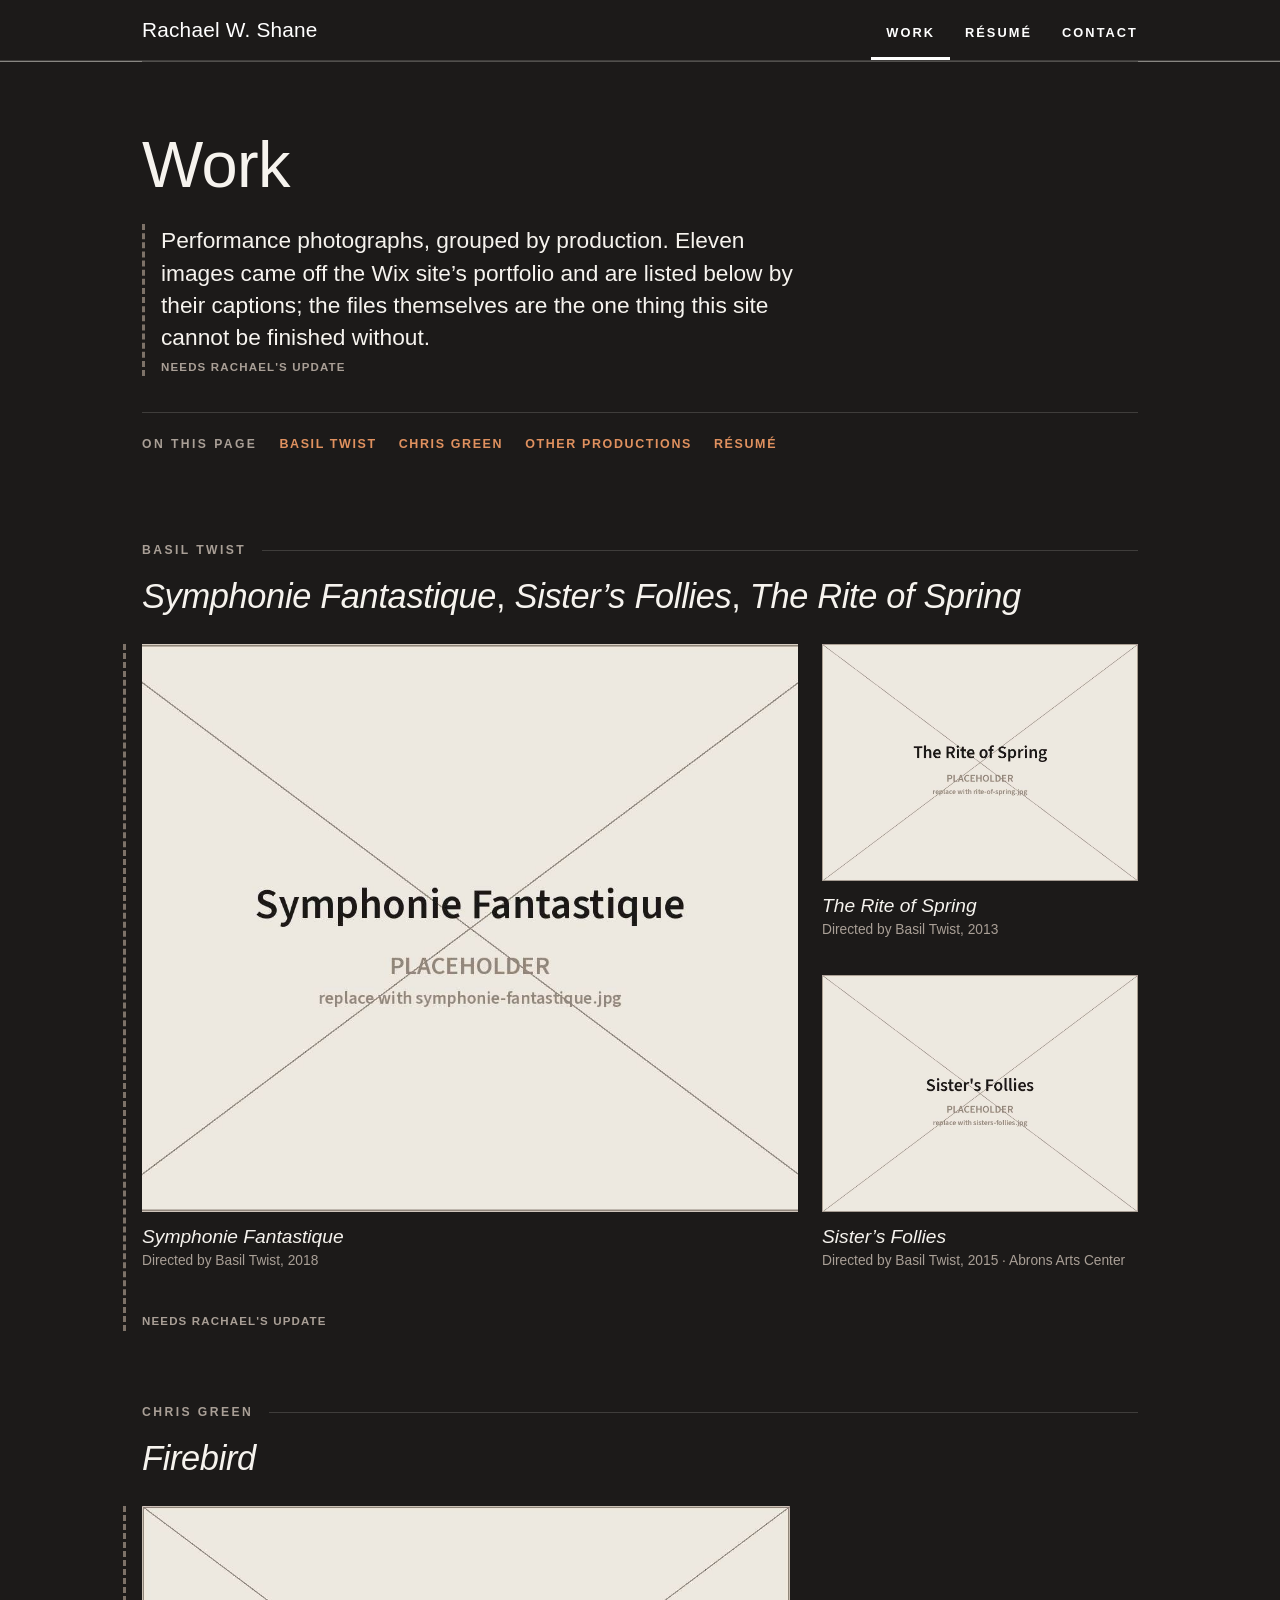
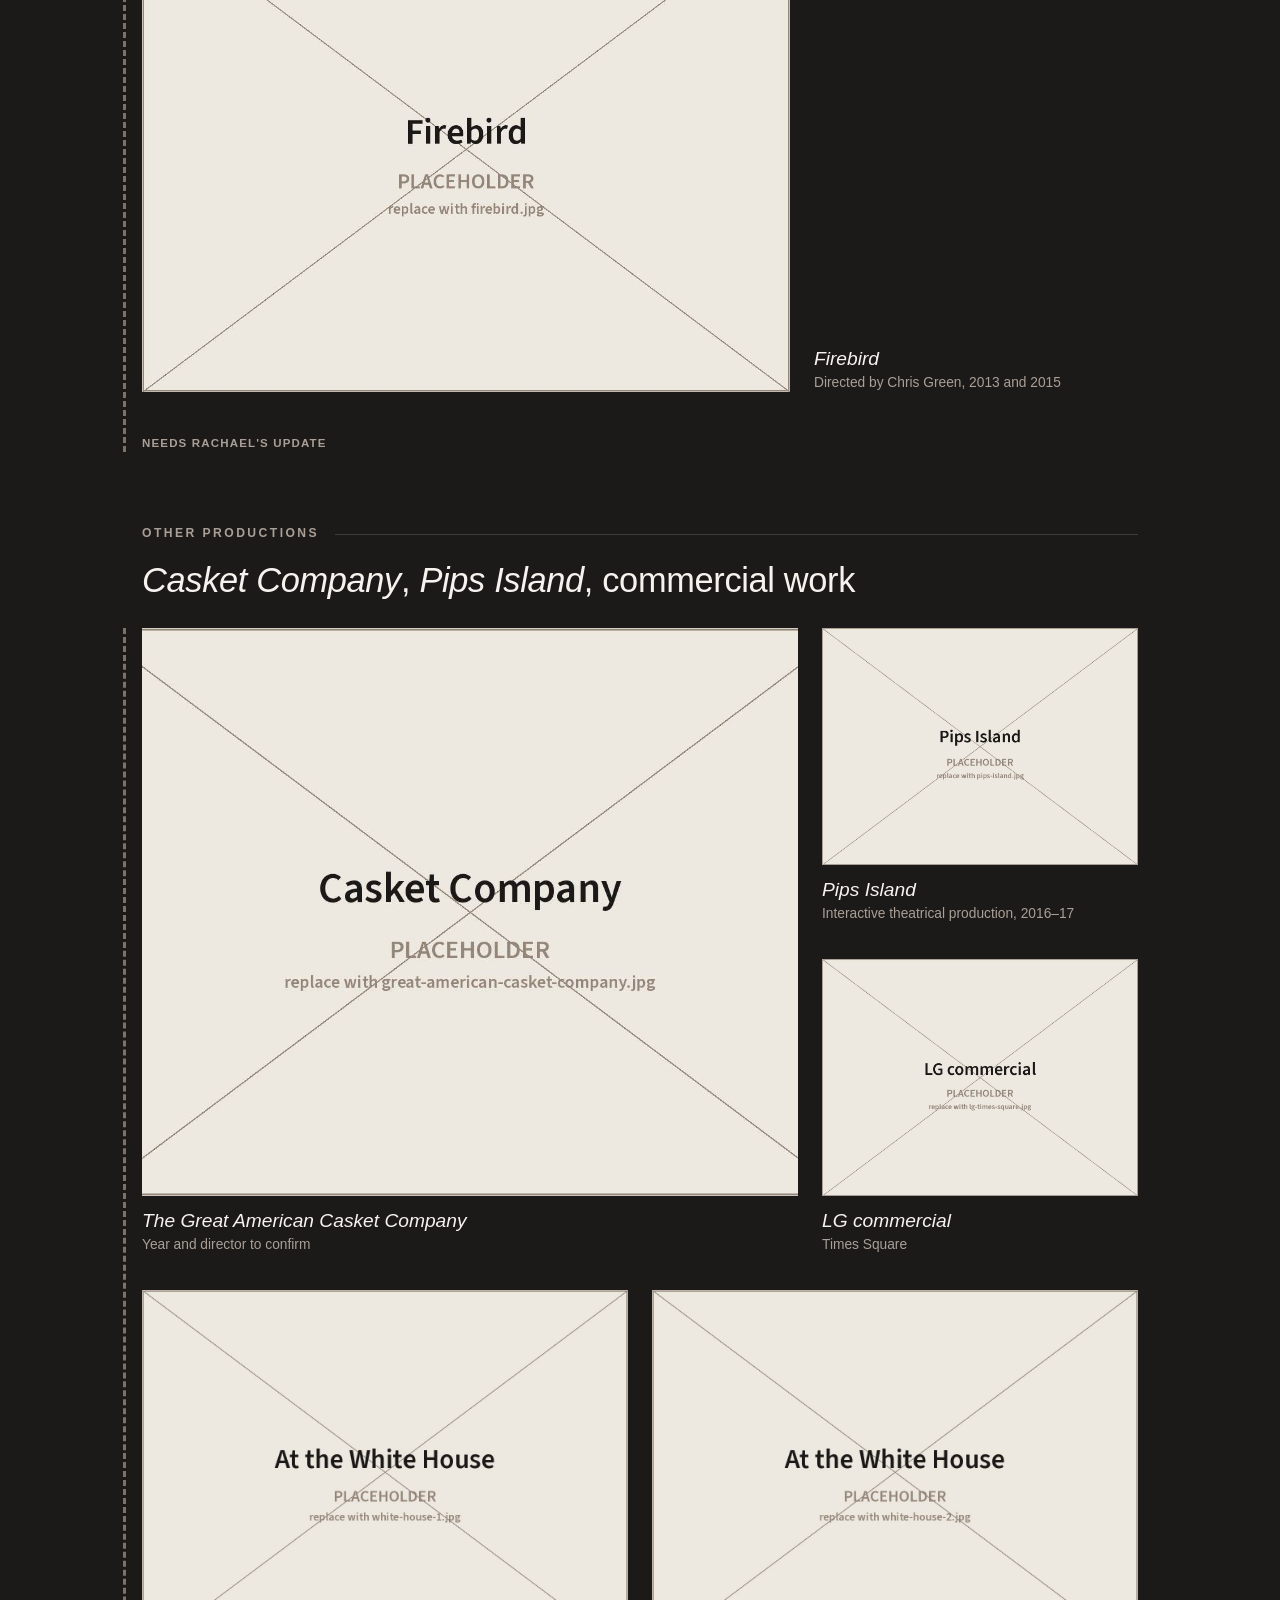
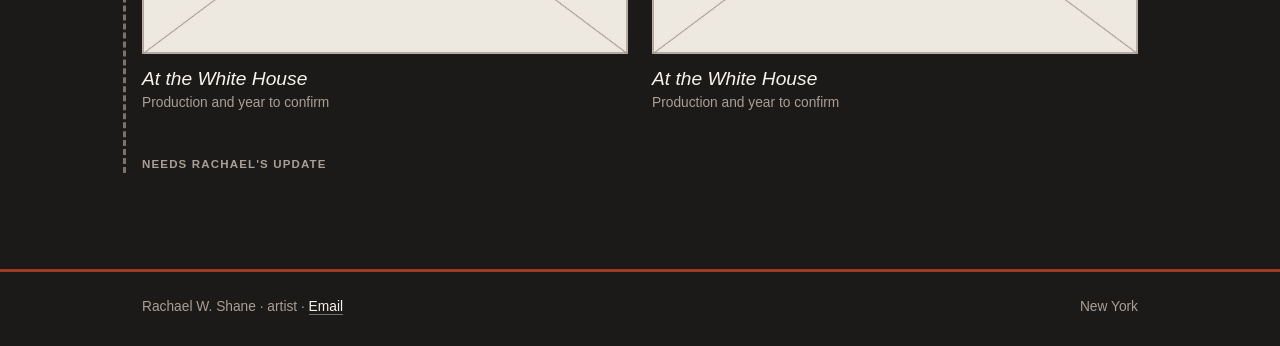
<file: work.html>
<!DOCTYPE html>
<html xmlns="http://www.w3.org/1999/xhtml" lang="en" xml:lang="en"><head>

<meta charset="utf-8">
<meta name="generator" content="quarto-1.10.18">

<meta name="viewport" content="width=device-width, initial-scale=1.0, user-scalable=yes">

<meta name="description" content="Performance photographs from Rachael W. Shane’s work with Basil Twist, Chris Green, Lake Simons, Puppet Kitchen and Pips Island.">

<title>Work | Rachael W. Shane</title>
<style>
/* Default styles provided by pandoc.
** See https://pandoc.org/MANUAL.html#variables-for-html for config info.
*/
span.smallcaps{font-variant: small-caps;}
div.columns{display: flex; gap: 1.5em;}
div.column{flex: auto;}
@media screen {
div.columns{gap: min(4vw, 1.5em);}
div.column{overflow-x: auto;}
}
div.hanging-indent{margin-left: 1.5em; text-indent: -1.5em;}
ul.task-list{list-style: none;}
ul.task-list li input[type="checkbox"] {
  width: 0.8em;
  margin: 0 0.8em 0.2em -1em; /* quarto-specific, see https://github.com/quarto-dev/quarto-cli/issues/4556 */ 
  vertical-align: middle;
}
.display.math{display: block; text-align: center; margin: 0.5rem auto;}
</style>


<!-- ============================================================
     _includes/head.html
     Wired to `include-in-header` in _quarto.yml, so it reaches all four
     pages. It carries the stylesheet, the icons, and the part of the
     link-preview card that is the same on every page and needs no
     knowledge of where the site is published.

     EVERY PATH HERE IS RELATIVE, which is what makes this project
     indifferent to the repository question. "assets/site.css" resolves
     from a page at https://rachaelshane.github.io/work.html and from the
     same page at https://ssouyris.com/rachaelshane/work.html without a
     character changing.

     THE REST OF THE CARD IS WRITTEN BY og.py, the second post-render
     step. og:title, og:description and og:url differ per page and are
     derived there from the page's own <title> and description, so neither
     is written twice.

     og:image IS ALSO IN og.py AND NOT HERE, which is a deliberate
     departure from the sibling project. A crawler is not a browser
     resolving a relative path: LinkedIn, Slack and X drop a relative
     og:image silently, which is the usual reason a shared link renders as
     a bare grey rectangle. So og:image must be absolute, and an absolute
     URL needs the origin. The origin for THIS site is not settled yet
     (see publish.sh), so it lives in exactly one line of one file rather
     than in two files that can disagree: og.py's SITE constant.

     THE CARD AND THE ICONS ARE BUILT, NOT DRAWN BY HAND:
     `python3 _design/make-card.py` regenerates all three from the
     headshot and the palette. Run it when the photograph or the design
     changes; the outputs are committed.

     NO <meta name="robots"> HERE. This site is meant to be found.
     publish.sh fails the publish if a noindex meta appears on any page.
     ============================================================ -->
<link rel="stylesheet" href="assets/site.css">
<meta name="author" content="Rachael W. Shane">

<!-- The tab mark. A 48-pixel PNG rather than a .ico: every browser in use
     reads PNG here, and one file at one size is one thing to keep right.
     apple-touch-icon is the home-screen tile on iOS, which ignores
     rel="icon" and falls back to a screenshot of the page without it. -->
<link rel="icon" href="assets/favicon.png" type="image/png">
<link rel="apple-touch-icon" href="assets/apple-touch-icon.png">

<meta property="og:type" content="profile">
<meta property="og:site_name" content="Rachael W. Shane">
<meta property="og:locale" content="en_US">

<!-- summary_large_image is the full-width card. The default, "summary",
     crops the same file to a small square beside the text and wastes the
     photograph. -->
<meta name="twitter:card" content="summary_large_image">


<!-- og.py: generated, do not edit here -->
<meta property="og:title" content="Work">
<meta property="og:description" content="Performance photographs from Rachael W. Shane’s work with Basil Twist, Chris Green, Lake Simons, Puppet Kitchen and Pips Island.">
<meta property="og:url" content="https://rachaelwshane.com/work.html">
<meta property="og:image" content="https://rachaelwshane.com/assets/og-card.png">
<meta property="og:image:width" content="1200">
<meta property="og:image:height" content="630">
<meta property="og:image:alt" content="Rachael W. Shane, artist">
<meta name="twitter:title" content="Work">
<meta name="twitter:description" content="Performance photographs from Rachael W. Shane’s work with Basil Twist, Chris Green, Lake Simons, Puppet Kitchen and Pips Island.">
<meta name="twitter:image" content="https://rachaelwshane.com/assets/og-card.png">
<meta name="twitter:image:alt" content="Rachael W. Shane, artist">
<!-- /og.py -->
</head>

<body>

<!-- ============================================================
     _includes/nav.html
     Wired to `include-before-body` in _quarto.yml, so every page opens
     with it. It also OPENS the <main> that foot.html closes, which is
     why the two files are a pair: dropping one from _quarto.yml leaves
     the document unbalanced.

     THE CURRENT-PAGE MARKER IS NOT HERE. One file serves four pages, so
     each page sets its own by writing
         <style>#nav-work{box-shadow:inset 0 -3px 0 #fff}</style>
     inside its own body block. CSS in the body is valid and applies, and
     it keeps the whole bar in one file. site.css holds the shape of that
     declaration under `.topbar nav a.is-current`, so the pages restate
     only the id. See the comment there for why the marker is white and
     an inset shadow rather than a coloured border.

     THE BRAND IS THE NAME, not the domain. The sibling project
     (ssouyris.com) puts its address in the bar because an academic's
     site is cited by URL. A performer's is not: the name IS the brand, it
     is what a director remembers, and it is what a casting call asks for.

     THREE NAV ITEMS. Home is the brand, on the left, which is the
     convention every visitor already knows and costs no slot.
     ============================================================ -->
<a class="skip" href="#content">Skip to content</a>
<div class="topbar">
  <div class="inner">
    <a class="brand" id="nav-home" href="index.html">Rachael W. Shane</a>
    <nav aria-label="Main">
      <a id="nav-work" href="work.html">Work</a>
      <a id="nav-resume" href="resume.html">Résumé</a>
      <a id="nav-contact" href="contact.html">Contact</a>
    </nav>
  </div>
</div>
<main id="content">

<header id="title-block-header">
<h1 class="title">Work</h1>

</header>


<style>#nav-work { box-shadow: inset 0 -3px 0 #fff; }</style>

<!-- ============================================================
     THE WHOLE PAGE IS ON THE STAGE. Performance photographs of puppetry
     are mostly taken in a black box, and on ink their black fields
     disappear into the ground instead of sitting on it as dark
     rectangles. One wrapper, so the ink is continuous from the bar to
     the footer; site.css joins its bottom edge to the footer.
     ============================================================ -->
<div class="stage stage-page">

<header class="page-head">
  <h1>Work</h1>
  <p class="lede todo">Performance photographs,
  grouped by production. Eleven images came off the Wix site’s portfolio
  and are listed below by their captions; the files themselves are the one
  thing this site cannot be finished without.</p>

  <nav class="jumps" aria-label="On this page">
    <p class="eyebrow">On this page</p>
    <a href="#twist">Basil Twist</a>
    <a href="#green">Chris Green</a>
    <a href="#ensemble">Other productions</a>
    <a href="resume.html">Résumé</a>
  </nav>
</header>

<!-- ============================================================
     THE GALLERY. The first photograph in each list leads: two thirds of
     the width on a wide screen, the rest following at a third. Which
     photograph leads is therefore decided by ORDER IN THIS FILE, so put
     the strongest image of each production first. site.css handles lists
     of one, two, three and five; see the comment on .gallery there.

     EVERY <img> CARRIES width AND height. They are not there to size the
     image, which the CSS does; they give the browser the aspect ratio
     before the bytes arrive so the page does not reflow as each
     photograph lands. On a gallery of eleven images that is the
     difference between a page that settles once and a page that jumps
     eleven times.

     THE FILENAMES BELOW DO NOT EXIST YET. They are the names the pages
     expect; dropping files with these names into assets/work/ is all that
     is needed. publish.sh fails the publish if any of them is missing, so
     this cannot go live with broken images.
     ============================================================ -->
<section class="sec" id="twist">
  <p class="eyebrow">Basil Twist</p>
  <h2><em>Symphonie Fantastique</em>, <em>Sister’s Follies</em>, <em>The Rite of Spring</em></h2>

  <ul class="gallery todo">
    <li>
      <figure>
        <img src="assets/work/symphonie-fantastique.jpg" alt="Rachael W. Shane performing in Basil Twist's Symphonie Fantastique" width="1200" height="900">
        <figcaption>
          <span class="work">Symphonie Fantastique</span>
          <span class="who">Directed by Basil Twist, 2018</span>
        </figcaption>
      </figure>
    </li>
    <li>
      <figure>
        <img src="assets/work/rite-of-spring.jpg" alt="Rachael W. Shane performing in Basil Twist's The Rite of Spring" width="1200" height="900">
        <figcaption>
          <span class="work">The Rite of Spring</span>
          <span class="who">Directed by Basil Twist, 2013</span>
        </figcaption>
      </figure>
    </li>
    <li>
      <figure>
        <img src="assets/work/sisters-follies.jpg" alt="Rachael W. Shane performing in Basil Twist's Sister's Follies" width="1200" height="900">
        <figcaption>
          <span class="work">Sister’s Follies</span>
          <span class="who">Directed by Basil Twist, 2015 · Abrons Arts Center</span>
        </figcaption>
      </figure>
    </li>
  </ul>
</section>

<section class="sec" id="green">
  <p class="eyebrow">Chris Green</p>
  <h2><em>Firebird</em></h2>

  <ul class="gallery todo">
    <li>
      <figure>
        <img src="assets/work/firebird.jpg" alt="Rachael W. Shane performing in Chris Green's Firebird" width="1200" height="900">
        <figcaption>
          <span class="work">Firebird</span>
          <span class="who">Directed by Chris Green, 2013 and 2015</span>
        </figcaption>
      </figure>
    </li>
  </ul>
</section>

<section class="sec" id="ensemble">
  <p class="eyebrow">Other productions</p>
  <h2><em>Casket Company</em>, <em>Pips Island</em>, commercial work</h2>

  <ul class="gallery todo">
    <li>
      <figure>
        <img src="assets/work/great-american-casket-company.jpg" alt="Rachael W. Shane performing in The Great American Casket Company" width="1200" height="900">
        <figcaption>
          <span class="work">The Great American Casket Company</span>
          <span class="who">Year and director to confirm</span>
        </figcaption>
      </figure>
    </li>
    <li>
      <figure>
        <img src="assets/work/pips-island.jpg" alt="Rachael W. Shane performing in Pips Island" width="1200" height="900">
        <figcaption>
          <span class="work">Pips Island</span>
          <span class="who">Interactive theatrical production, 2016–17</span>
        </figcaption>
      </figure>
    </li>
    <li>
      <figure>
        <img src="assets/work/lg-times-square.jpg" alt="Rachael W. Shane in an LG commercial filmed in Times Square" width="1200" height="900">
        <figcaption>
          <span class="work">LG commercial</span>
          <span class="who">Times Square</span>
        </figcaption>
      </figure>
    </li>
    <li>
      <figure>
        <img src="assets/work/white-house-1.jpg" alt="Rachael W. Shane performing at the White House" width="1200" height="900">
        <figcaption>
          <span class="work">At the White House</span>
          <span class="who">Production and year to confirm</span>
        </figcaption>
      </figure>
    </li>
    <li>
      <figure>
        <img src="assets/work/white-house-2.jpg" alt="Rachael W. Shane performing at the White House" width="1200" height="900">
        <figcaption>
          <span class="work">At the White House</span>
          <span class="who">Production and year to confirm</span>
        </figcaption>
      </figure>
    </li>
  </ul>
</section>

</div>

</main>
<!-- ============================================================
     _includes/foot.html
     Wired to `include-after-body`. It closes the <main> that nav.html
     opened, which is why the two files are a pair: dropping one from
     _quarto.yml leaves the document unbalanced.
     ============================================================ -->
<footer class="sitefoot">
  <div class="inner">
    <div>
      Rachael W. Shane · artist ·
      <a href="contact.html" data-mail="">Email</a>
    </div>
    <div>New York</div>
  </div>
</footer>

<!-- ============================================================
     THE ONLY SCRIPT THIS SITE WRITES. Five jobs, no dependency, and no
     request until a visitor asks for one.

     ONE, IT LABELS THE CURRENT PAGE FOR A SCREEN READER. The marker a
     sighted reader sees is a white underline in the bar, drawn in CSS. A
     screen reader cannot see it, so without a label it reads the four nav
     links with nothing to separate the page you are on from the three you
     are not. `aria-current="page"` is that label and it renders nothing.

     IT FINDS THE LINK BY READING THE MARKER RATHER THAN BY MATCHING THE
     URL. One include serves four pages, so each page draws its own marker
     with a one-line <style> in its body. A URL map here would be a second
     copy of that knowledge and would drift the first time a page marks a
     parent rather than itself. Reading the computed inset shadow cannot
     disagree with what is on screen, because it IS what is on screen.

     TWO, IT PUBLISHES THE STICKY BAR'S MEASURED HEIGHT as --barclear,
     which site.css adds to the scroll-margin of every linked section, so
     a heading jumped to from a section index lands below the bar instead
     of under it.

     WHY MEASURE RATHER THAN HARDCODE. The bar's height is not a function
     of viewport width. Its items wrap against the brand, so the height
     steps between one line and two and back as the width changes, and in
     places it flips every few pixels. A fixed scroll-margin is therefore
     right at some widths and wrong at others by the height of a whole nav
     row, and no set of media queries fixes a value that is not monotonic
     in the thing the query tests.

     ResizeObserver fires on the wrap itself rather than on resize, so it
     catches the case a resize listener misses: a font loading late and
     pushing the nav onto a second line after layout has settled.

     THE FIRST TWO FAIL SAFE. If the script never runs, the visible marker
     is unaffected (it is CSS), the aria label is simply absent, and the
     --barclear fallback in the CSS (62px, the desktop height) applies, so
     the only cost is a heading landing under the bar at some narrow
     widths.

     THREE, IT HOLDS THE EMAIL ADDRESS, so no page has to. Harvesting bots
     read HTML for anything shaped like name@domain; here the address
     exists only as two separate strings until a visitor clicks an Email
     link, and then only long enough to hand it to the mail client. Every
     such link carries data-mail and an href of contact.html.

     THIS ONE DOES NOT FAIL SAFE, by choice. With scripts off, an Email
     link opens the contact page and the address is nowhere on it. A
     working fallback would have to print the address in the HTML, which is
     the thing this exists to prevent.

     IT RUNS IN ITS OWN FUNCTION because the first one returns early when
     the bar is missing or ResizeObserver is absent, and neither should
     cost a visitor the Email link.

     FOUR, IT PUTS A SPOTIFY PLAYER ON THE PAGE WHEN ONE IS ASKED FOR. A
     chip carrying data-spotify is an ordinary link to a track on Spotify.
     On click the script inserts Spotify's embed player under the chip row
     instead of leaving the page; the visitor then presses play in it.
     Browsers refuse sound before a click, so nothing plays by itself.

     NOTHING FROM SPOTIFY LOADS WITH THE PAGE. The player is an iframe
     from open.spotify.com, with Spotify's own scripts and cookies inside
     it, and it exists only after the click. Until then the page makes no
     external request, which is the property post-render.py's scan guards;
     the scan ignores <a href> because a link fetches nothing, and the
     embed address is derived from that href here rather than written into
     the HTML.

     THIS ONE FAILS SAFE. With scripts off the chip opens the track on
     Spotify in a new tab. A second click does nothing: the player is
     already there.

     FIVE, THE SAME FOR A VIMEO VIDEO, with one difference: the player
     replaces the link in place, because the link is the cover frame and
     already occupies the player's box. A link carrying data-vimeo points
     at vimeo.com/<id>; the player address is derived from it, again so no
     embed URL sits in the HTML. autoplay=1 starts the video from the same
     click in most browsers (the iframe's allow="autoplay" passes the
     click's permission through); where a browser refuses, the visitor
     presses play. dnt=1 stops the player collecting session data and
     analytics [Vimeo's player parameters]. Focus moves into the player,
     since the link that held it is gone. Fails safe the same way.
     ============================================================ -->
<script>
  (function () {
    var bar = document.querySelector('.topbar');
    if (!bar) return;

    var links = bar.querySelectorAll('a');
    for (var i = 0; i < links.length; i++) {
      if (getComputedStyle(links[i]).boxShadow.indexOf('inset') > -1) {
        links[i].setAttribute('aria-current', 'page');
        break;
      }
    }

    if (!window.ResizeObserver) return;
    var set = function () {
      document.documentElement.style.setProperty(
        '--barclear', Math.round(bar.getBoundingClientRect().height) + 'px');
    };
    new ResizeObserver(set).observe(bar);
    set();
  })();

  (function () {
    var parts = ['rachaelwshane', 'gmail.com'];
    var links = document.querySelectorAll('a[data-mail]');
    for (var i = 0; i < links.length; i++) {
      links[i].addEventListener('click', function (e) {
        e.preventDefault();
        window.location.href = 'mailto:' + parts.join('@');
      });
    }
  })();

  (function () {
    var chips = document.querySelectorAll('a[data-spotify]');
    for (var i = 0; i < chips.length; i++) {
      chips[i].addEventListener('click', function (e) {
        e.preventDefault();
        if (this.getAttribute('data-open')) return;
        this.setAttribute('data-open', '1');

        var player = document.createElement('iframe');
        player.className = 'spotify';
        player.title = 'Spotify player: ' + this.getAttribute('data-spotify');
        player.allow = 'autoplay; clipboard-write; encrypted-media; fullscreen; picture-in-picture';
        player.src = this.href.replace('/track/', '/embed/track/');

        var row = this.closest('ul');
        row.parentNode.insertBefore(player, row.nextSibling);
      });
    }
  })();

  (function () {
    var films = document.querySelectorAll('a[data-vimeo]');
    for (var i = 0; i < films.length; i++) {
      films[i].addEventListener('click', function (e) {
        e.preventDefault();
        var player = document.createElement('iframe');
        player.title = this.getAttribute('data-vimeo');
        player.allow = 'autoplay; fullscreen; picture-in-picture';
        player.allowFullscreen = true;
        player.src = this.href.replace('//vimeo.com/', '//player.vimeo.com/video/')
                   + '?autoplay=1&dnt=1';
        this.parentNode.replaceChild(player, this);
        player.focus();
      });
    }
  })();
</script>




</body></html>
</file>
<file: assets/site.css>
/* ============================================================
   assets/site.css
   The whole visual system for rachaelwshane.com. There is no Bootstrap
   and no Quarto theme underneath it (`theme: none` plus `minimal: true`
   in _quarto.yml), so every rule here is the first and last word on
   what it controls.

   THIS FILE IS THE ONLY STYLESHEET THE SITE LOADS, and it plus the
   woff2 faces are the only subresources any page fetches. post-render.py
   fails the render if a page acquires an external one.

   THE IDEA: THE STAGE AND THE PROGRAMME. Two grounds, each taken from
   the work itself.

     THE STAGE is ink. Every page opens on it, and the Work page stays on
     it to the footer. The credits are black-box puppetry: Basil Twist's
     Symphonie Fantastique is played in darkness, Chris Green's Firebird
     and Lake Simons' pieces likewise, and the Wix portfolio showed water
     work and large marionettes. A puppeteer works in black, unseen, and
     what the audience sees is the lit object. Photographs of that work
     have black fields; on ivory they sit as heavy dark rectangles, on ink
     their edges disappear and the object floats, which is how it was
     seen from the house.

     THE PROGRAMME is paper. Credits, the bio and the residency are read,
     and they are set the way a theatre programme sets them: titles in
     italic, dotted leaders out to the year, section heads as a spaced
     label with a rule running to the margin. The Freight Project is run
     out of Hubbard Hall, an 1878 opera house, which is the tradition the
     typography borrows from.

   WHY THE PALETTE IS NOT SEBASTIÁN'S. This project shares its machinery
   with ssouyris.com and deliberately none of its colour, which is RPI
   navy and red, an employer's colours. What is below is warm and
   near-monochrome so that the photographs are the only saturated thing
   on the page.

   EVERY CONTRAST RATIO IN THE COMMENTS IS COMPUTED, not estimated, from
   the sRGB relative-luminance formula in WCAG 2.2. Ratios quoted "at the
   glow" are against #332D28, the brightest point of the stage's light
   (ink with 10% of #FFD6AA over it).
   ============================================================ */

:root {
  /* ----------------------------------------------------------
     THE PAPER PALETTE. The programme's colours.

       --ink     #1C1A19  warm near-black. 15.67:1 on paper (AAA).
       --paper   #F6F3EE  warm ivory, not #fff, so a print's own whites
                          read against it rather than clipping.
       --accent  #9E3B22  burnt sienna. 6.12:1 on paper, so it carries
                          body-size text. White on it is 6.77:1.
       --muted   #6B625C  5.38:1 on paper (AA). Captions, dates, credits.
       --line    #948678  3.19:1 on paper. THE BORDER COLOUR FOR ANYTHING
                          CLICKABLE on paper (WCAG 1.4.11 asks 3:1), and
                          the colour of the programme leaders.
       --rule    #DAD2C7  1.35:1. Decorative hairlines only, never a
                          control's border.
       --tint    #EDE8E0  the one filled panel. Ink on it is 14.22:1.
       --glow    #C25A34  THE FOCUS RING on both grounds: 3.95:1 on paper,
                          3.97:1 on ink. One ring passes 1.4.11 anywhere.
     ---------------------------------------------------------- */
  --ink: #1C1A19;
  --paper: #F6F3EE;
  --accent: #9E3B22;
  --muted: #6B625C;
  --line: #948678;
  --rule: #DAD2C7;
  --tint: #EDE8E0;
  --glow: #C25A34;

  /* ----------------------------------------------------------
     THE STAGE PALETTE. The accent is 2.56:1 on ink and --muted is 2.91:1,
     so neither can carry text in the dark. Each has a stage counterpart.

       --footlight  #E0915F  the accent's stage twin, the colour of warm
                             tungsten. 6.92:1 on ink, 5.42:1 at the glow.
                             Ink on it is the same 6.92:1, so a filled
                             chip works.
       --muted-dk   #A99F96  6.68:1 on ink, 5.23:1 at the glow.
       --line-dk    #7D7268  3.70:1 on ink. Control borders on the stage.
       --rule-dk    #3F3D3B  1.60:1. Decorative hairlines on the stage.
     ---------------------------------------------------------- */
  --footlight: #E0915F;
  --muted-dk: #A99F96;
  --line-dk: #7D7268;
  --rule-dk: #3F3D3B;

  --gutter: 52px;

  /* The sticky bar's height, overwritten at runtime by the script in
     _includes/foot.html with the value it measures. 61px is the desktop
     height [measured, 2026-09-16] and applies if that never runs. */
  --barclear: 61px;

  /* THE ONE NUMBER THAT SETS THE PAGE'S WIDTH. The content column is
     --measure minus two gutters: 1100 - 104 = 996px. */
  --measure: 1100px;

  /* The headshot's column in the home page's stage. */
  --portrait-w: 360px;

  /* Vertical rhythm between programme sections. */
  --section: 76px;
}

/* ------------------------------------------------------------
   FACES. Arial, from the visitor's own system, no files and no network.

   Arial carries everything: the name, the headings, the bio, the bar,
   the captions and the credits. The hierarchy is carried by size, weight,
   colour and the spaced capitals of the labels. Its italic is a real
   one, which matters here: production titles are italicised by theatre
   convention and this site is full of them.

   Arial is Monotype's and cannot be vendored, so there is no @font-face.
   macOS, iOS and Windows ship it. Android and Linux do not; Liberation
   Sans and Arimo are metric-compatible with it, so line breaks match.
   ------------------------------------------------------------ */

/* ------------------------------------------------------------
   Reset and ground
   ------------------------------------------------------------ */
*, *::before, *::after { box-sizing: border-box; }

html { -webkit-text-size-adjust: 100%; }

body {
  margin: 0;
  background: var(--paper);
  color: var(--ink);
  font-family: Arial, "Liberation Sans", Arimo, "Helvetica Neue", Helvetica, sans-serif;
  font-size: 17px;
  line-height: 1.6;
  font-kerning: normal;
  text-rendering: optimizeLegibility;
}

img { max-width: 100%; height: auto; display: block; }

/* THE FOCUS RING, set once and never removed. --glow is 3.95:1 on paper
   and 3.97:1 on ink, so the same ring passes WCAG 1.4.11 on both grounds
   [computed]. */
:focus-visible {
  outline: 3px solid var(--glow);
  outline-offset: 2px;
  border-radius: 2px;
}

/* The skip link: off-screen until focused. WCAG 2.4.1. */
.skip {
  position: absolute; left: -9999px; top: 0; z-index: 100;
  background: var(--ink); color: #fff;
  padding: 12px 18px; font-weight: 600; text-decoration: none;
}
.skip:focus { left: 0; }

.inner {
  max-width: var(--measure);
  margin: 0 auto;
  padding: 0 var(--gutter);
}

/* ------------------------------------------------------------
   LINKS. No underline at rest, EXCEPT inside running prose, where
   WCAG 1.4.1 leaves colour as the only cue otherwise. In a chip row, the
   bar or a credit list the link's shape and position say what it is.
   ------------------------------------------------------------ */
a { color: var(--accent); text-decoration: none; }

main p a, .credit dd a, .bio a {
  text-decoration: underline;
  text-decoration-thickness: 1px;
  text-decoration-color: rgba(158, 59, 34, .34);
  text-underline-offset: 3px;
}
main p a:hover, .credit dd a:hover, .bio a:hover {
  text-decoration-color: currentColor;
  text-decoration-thickness: 2px;
}

/* ------------------------------------------------------------
   THE STICKY BAR. It is the top of the stage, so it carries no coloured
   rule: every page opens on ink under it and a sienna line between the
   two would cut the stage in half. The hairline is there for when the
   bar rides over paper.
   ------------------------------------------------------------ */
.topbar {
  position: sticky; top: 0; z-index: 50;
  background: var(--ink);
  border-bottom: 1px solid var(--rule-dk);
}
.topbar .inner {
  display: flex; align-items: baseline;
  justify-content: space-between; flex-wrap: wrap;
  gap: 4px 24px;
}

.brand {
  color: #fff; text-decoration: none;
  font-size: 1.3rem; font-weight: 400;
  letter-spacing: .01em;
  padding: 13px 0;
}
.brand:hover { color: var(--footlight); }

/* The nav's own negative margin plus symmetric padding on the items, so
   the last item lands on the gutter while every item's padding box, which
   is where the marker is drawn, stays symmetric. */
.topbar nav { display: flex; flex-wrap: wrap; margin-right: -15px; }

/* Spaced capitals, the way a programme sets its running heads. */
.topbar nav a {
  color: #fff; text-decoration: none;
  font-size: .8rem; font-weight: 600;
  letter-spacing: .16em; text-transform: uppercase;
  padding: 17px 15px;
}
.topbar nav a:hover { color: var(--footlight); }

/* THE CURRENT-PAGE MARKER, WHITE: 17.34:1 on ink. The accent would be
   2.56:1, under the 3:1 WCAG 1.4.11 asks of a state indicator.

   MATCHED BY THE ONE-LINE <style> EACH PAGE WRITES IN ITS OWN BODY, by
   id. An inset shadow rather than a border, so it paints inside the
   link's box. DELIBERATELY NOT `[aria-current="page"]`: the script in
   foot.html sets that attribute by reading this shadow back off the
   computed style, and would otherwise be reading its own output.

   The hover state above changes colour only, never the shadow, for the
   same reason: a pointer resting on a link at load must not look like a
   second marker to that script. */
.topbar nav a.is-current {
  box-shadow: inset 0 -3px 0 #fff;
}

/* ------------------------------------------------------------
   PAGE FURNITURE
   ------------------------------------------------------------ */
/* THE CONTENT COLUMN, set on <main> itself so no page has to remember a
   wrapper. The stage below escapes it visually without escaping it in
   the markup. */
main {
  display: block;
  max-width: var(--measure);
  margin: 0 auto;
  padding: 0 var(--gutter);
}

/* Quarto's own title block would repeat each page's heading. The title
   stays in the YAML for <title> and og:title. */
header#title-block-header { display: none !important; }

h1, h2, h3 {
  font-weight: 400; line-height: 1.1;
  margin: 0 0 .4em;
  letter-spacing: -.01em;
  text-wrap: balance;
}
h1 { font-size: clamp(2.6rem, 1.5rem + 3.2vw, 4.2rem); line-height: 1; }
h2 { font-size: clamp(1.75rem, 1.35rem + 1vw, 2.2rem); }
h3 { font-size: 1.3rem; }

/* 400 AND NOT 600 FOR HEADINGS. At display sizes the regular is weight
   enough; the semibold is kept for the small spaced labels. */

p { margin: 0 0 1.05em; }

/* The paragraph a visitor is certain to read. */
.lede {
  font-size: 1.42rem; line-height: 1.42;
  max-width: 30em;
}

/* ------------------------------------------------------------
   THE STAGE. An ink ground that runs edge to edge while its content
   stays in the column.

   HOW IT BLEEDS WITHOUT A WRAPPER. The shadow paints the ink out to the
   viewport's sides and clip-path trims it back to the element's own top
   and bottom. A shadow does not add to the scrollable area, so this
   creates no horizontal scroll, which the obvious alternative
   (margin: 0 calc(50% - 50vw)) does wherever a scrollbar takes width,
   because 100vw includes it.
   ------------------------------------------------------------ */
.stage {
  background: var(--ink);
  color: var(--paper);
  box-shadow: 0 0 0 100vmax var(--ink);
  clip-path: inset(0 -100vmax);
}
.stage a { color: var(--footlight); }
.stage p a, .stage .bio a { text-decoration-color: rgba(224, 145, 95, .45); }

/* THE PROGRAMME HEAD: a label in spaced capitals with a hairline running
   out to the margin, which is how a printed programme divides Cast from
   Creative Team. It replaces a rule drawn across the top of each section,
   so the division and its name are one object. */
.eyebrow {
  display: flex; align-items: center; gap: 16px;
  font-size: .76rem; font-weight: 600;
  letter-spacing: .2em; text-transform: uppercase;
  color: var(--muted);
  margin: 0 0 18px;
}
.eyebrow::after {
  content: ""; flex: 1 1 0; height: 1px;
  background: var(--rule);
}
.stage .eyebrow { color: var(--muted-dk); }
.stage .eyebrow::after { background: var(--rule-dk); }

/* Sections, and the scroll-margin that makes an in-page jump land below
   the sticky bar. --barclear is measured at runtime; see foot.html. */
section.sec { margin-top: var(--section); }
section.sec[id] { scroll-margin-top: calc(var(--barclear, 61px) + 24px); }

/* THE MARGIN-LABEL LAYOUT, on the paper sections of every page. The
   heading takes the left quarter and the matter runs in the right
   three, as the Who's Who pages of a programme set a name beside its
   paragraph. It gives the bio and the credits a reading measure without
   leaving the right third of a 996px column empty, and it lines every
   credit, paragraph and film up on one left edge down the whole page.

   `main > ` SCOPES IT TO PAPER. Sections on the Work page sit inside a
   stage wrapper, need the full width for photographs, and are skipped. */
@media (min-width: 901px) {
  main > section.sec {
    display: grid;
    grid-template-columns: minmax(0, 1fr) minmax(0, 2.8fr);
    column-gap: 48px;
    align-items: start;
  }
  main > section.sec > * { grid-column: 2; }
  main > section.sec > .eyebrow { grid-column: 1 / -1; }
  /* span 3 with no row-gap: the rows it spans take their height from the
     matter beside it, and an empty implicit row costs nothing. */
  main > section.sec > h2 { grid-column: 1; grid-row: 2 / span 3; }
}

/* ------------------------------------------------------------
   THE HOME PAGE'S STAGE. The name, set large, stands on the stage floor
   at the lower left; the portrait stands at the right in a pool of light;
   the links sit under the name.

   GRID AREAS RATHER THAN SOURCE ORDER, so the phone layout below can put
   the portrait between the name and the links without moving markup.
   ------------------------------------------------------------ */
.hero {
  display: grid;
  grid-template-columns: minmax(0, 1fr) var(--portrait-w);
  grid-template-areas:
    "name  shot"
    "links shot";
  grid-template-rows: 1fr auto;
  column-gap: 56px;
  padding: 80px 0 88px;
}
.hero .name  { grid-area: name; align-self: end; }
.hero .shot  { grid-area: shot; }
.hero > .chips { grid-area: links; }
/* The Spotify player lands after the chip row when asked for. */
.hero > .spotify { grid-column: 1; }

/* In capitals by CSS, so the markup, the page title and screen readers
   keep the name as written. Capitals want tracking opened, not closed. */
.hero h1 {
  font-size: clamp(3rem, 1.2rem + 5.4vw, 5.6rem);
  line-height: .96;
  letter-spacing: .02em; text-transform: uppercase;
  margin: 0 0 .32em;
}

/* THE BILLING LINE. A short rule, then the role in spaced capitals, in
   footlight: 6.92:1 on ink [computed]. */
.hero .role {
  display: flex; align-items: center; gap: 14px;
  font-size: .9rem; font-weight: 600;
  letter-spacing: .3em; text-transform: uppercase;
  color: var(--footlight);
  margin: 0;
}
.hero .role::before {
  content: ""; width: 44px; height: 1px; background: currentColor;
}

.hero .shot { position: relative; margin: 0; }
.hero .shot img {
  width: 100%;
  /* A 2:3 frame, so the stage does not change height when the
     photograph is replaced by one of other proportions. */
  aspect-ratio: 2 / 3;
  object-fit: cover;
  background: var(--tint);
}
/* THE POOL OF LIGHT behind the portrait: warm white at 10% fading to
   nothing, the one lit area of a dark stage. Paper text is 12.27:1 at its
   brightest point [computed], so nothing it reaches loses contrast.
   Its horizontal reach is 6% of the portrait, 22px, which stays inside
   the narrowest gutter and so cannot cause horizontal scroll. */
.hero .shot::before {
  content: ""; position: absolute; z-index: -1;
  inset: -12% -6%;
  background: radial-gradient(closest-side,
              rgba(255, 214, 170, .10), rgba(255, 214, 170, 0));
  pointer-events: none;
}

/* ------------------------------------------------------------
   THE PAGE HEAD on Work, Résumé and Contact: the same stage, shorter.
   ------------------------------------------------------------ */
.page-head { padding: 72px 0 64px; }
.page-head .lede { margin: .2em 0 0; }

/* The Work page is on the stage from the bar to the footer. */
.stage-page { padding-bottom: 96px; }
.stage-page .page-head { padding-bottom: 8px; }
.stage-page section.sec { margin-top: 72px; }
.stage-page h2 { margin-bottom: 0; }

/* THE LAST STAGE MEETS THE FOOTER. Its negative margin collapses with
   the footer's positive one through <main>, which has no bottom padding
   or border to stop it, and the sum is zero: no strip of paper between
   two inks. */
main > .stage:last-child { margin-bottom: calc(-1 * var(--section)); }

/* ------------------------------------------------------------
   THE BIO
   ------------------------------------------------------------ */
.bio p {
  max-width: 34em;
  font-size: 1.2rem; line-height: 1.58;
}
.bio p.lede { font-size: 1.55rem; line-height: 1.35; margin-bottom: .8em; }
.bio p:last-child { margin-bottom: 0; }

/* ------------------------------------------------------------
   CHIPS: the row of outbound links. Square-cornered labels in spaced
   capitals rather than rounded pills; they belong to the programme's
   type rather than to an app's.

   ON PAPER the border is --line, 3.19:1 [computed], WCAG 1.4.11.
   ON THE STAGE it is --line-dk, 3.70:1 on ink [computed], and the filled
   chip is footlight with ink text, 6.92:1.
   40px tall, over the 24px WCAG 2.5.8 asks of a target.
   ------------------------------------------------------------ */
.chips {
  display: flex; flex-wrap: wrap; gap: 10px;
  margin: 36px 0 0; padding: 0; list-style: none;
}
.chips a {
  display: inline-flex; align-items: center;
  min-height: 40px; padding: 0 16px;
  border: 1px solid var(--line); border-radius: 2px;
  background: transparent; color: var(--accent);
  font-size: .76rem; font-weight: 600;
  letter-spacing: .13em; text-transform: uppercase;
  text-decoration: none;
  transition: background .12s ease, color .12s ease, border-color .12s ease;
}
.chips a:hover { background: var(--accent); border-color: var(--accent); color: #fff; }
.chips a.primary { background: var(--accent); border-color: var(--accent); color: #fff; }
.chips a.primary:hover { background: var(--ink); border-color: var(--ink); }

.stage .chips a { border-color: var(--line-dk); color: var(--paper); }
.stage .chips a:hover { background: var(--paper); border-color: var(--paper); color: var(--ink); }
.stage .chips a.primary {
  background: var(--footlight); border-color: var(--footlight); color: var(--ink);
}
.stage .chips a.primary:hover { background: var(--paper); border-color: var(--paper); }

/* THE SPOTIFY PLAYER, inserted after a chip row by foot.html on click.
   152px is the height Spotify's own embed code asks for. */
.spotify {
  display: block;
  width: 100%; max-width: 34em; height: 152px;
  margin: 20px 0 0; border: 0; border-radius: 12px;
}

/* ------------------------------------------------------------
   THE CREDIT LIST, set as a programme sets it: the production in italic,
   a dotted leader out to the year at the right, the company underneath.

   The markup is unchanged: a <dl> whose <dt> is the year. Grid places
   the <dd> in column one and the <dt> in column two on the same row, so
   the years still read down one column, now flush right where the eye
   finishes each line. A screen reader still hears the year first.

   `align-items: baseline` puts the year on the baseline of the title's
   first line, and the leader is an empty flex item, whose baseline is its
   bottom edge, so the dots sit on the same line.

   400 ITALIC, NOT 600. Arial has no 600; a 600 italic resolves to its
   bold italic, which is heavier than a title in running text wants.
   ------------------------------------------------------------ */
.credits { margin: 0; }
.credit {
  display: grid;
  grid-template-columns: minmax(0, 1fr) auto;
  column-gap: 12px;
  align-items: baseline;
  padding: 9px 0 11px;
}
.credit dd { grid-column: 1; grid-row: 1; margin: 0; }
.credit dt {
  grid-column: 2; grid-row: 1;
  font-size: .9rem; font-weight: 600;
  color: var(--muted);
  font-variant-numeric: tabular-nums lining-nums;
  white-space: nowrap;
}

.credit .work {
  display: flex; align-items: baseline; gap: 12px;
  font-style: italic; font-size: 1.36rem; font-weight: 400;
  line-height: 1.25;
  color: var(--ink);
}
/* THE LEADER: dots drawn as a repeated radial gradient, round and evenly
   spaced where a dotted border's dots vary by engine. --line, decorative. */
.credit .work::after {
  content: ""; flex: 1 1 2em; min-width: 2em; height: 3px;
  background: radial-gradient(circle at 1.5px 1.5px, var(--line) 1.1px, transparent 1.5px)
              0 0 / 7px 3px repeat-x;
}
.credit .who {
  display: block; margin-top: 1px;
  font-size: .9rem; color: var(--muted);
}

.more {
  margin: 26px 0 0;
  font-size: .78rem; font-weight: 600;
  letter-spacing: .13em; text-transform: uppercase;
}

/* ------------------------------------------------------------
   THE GALLERY, on the stage.

   ONE PHOTOGRAPH LEADS EACH PRODUCTION. On a wide screen the first image
   takes two thirds of the width and two rows, and the rest follow at a
   third, the way a programme's photo spread gives one image the page.
   Every image in a uniform grid at the same size says the photographs
   are interchangeable; they are not.

   The six-column track lets the leftovers divide evenly:
     1 photograph   two thirds, with its caption beside it
     2 photographs  half and half
     3              lead, then two stacked at its right
     5              lead and two, then two halves
   THE LEAD'S FIGURE IS ABSOLUTELY POSITIONED inside its cell, so the two
   rows take their height from the smaller photographs and the lead fills
   exactly that height. Left in flow, its own 4:3 would size the rows and
   leave a gap under one column or the other.
   ------------------------------------------------------------ */
.gallery {
  display: grid;
  grid-template-columns: repeat(2, minmax(0, 1fr));
  gap: 36px 24px;
  margin: 28px 0 0; padding: 0; list-style: none;
}
.gallery figure { margin: 0; }
.gallery img {
  width: 100%;
  aspect-ratio: 4 / 3;
  object-fit: cover;
  background: var(--tint);
}
.gallery figcaption { margin: 12px 0 0; line-height: 1.4; }
.gallery figcaption .work {
  display: block;
  font-style: italic; font-size: 1.2rem; font-weight: 400;
}
.gallery figcaption .who { display: block; font-size: .86rem; color: var(--muted); }
.stage .gallery figcaption .work { color: var(--paper); }
.stage .gallery figcaption .who { color: var(--muted-dk); }

/* Two columns below 901px: the lead across the top, the rest in pairs,
   and an unpaired last photograph across the bottom. */
.gallery > li:first-child,
.gallery > li:last-child:nth-child(even) { grid-column: 1 / -1; }

@media (min-width: 901px) {
  .gallery { grid-template-columns: repeat(6, minmax(0, 1fr)); }
  .gallery > li { grid-column: span 2; }

  .gallery > li:first-child { grid-column: span 4; grid-row: span 2; position: relative; }
  .gallery > li:first-child figure {
    position: absolute; inset: 0;
    display: flex; flex-direction: column;
  }
  .gallery > li:first-child img { flex: 1 1 0; min-height: 0; aspect-ratio: auto; }

  .gallery > li:first-child:nth-last-child(2),
  .gallery > li:first-child:nth-last-child(2) + li,
  .gallery > li:nth-child(4):nth-last-child(2),
  .gallery > li:nth-child(5):last-child { grid-column: span 3; }
  .gallery > li:first-child:nth-last-child(2) { grid-row: auto; position: static; }
  .gallery > li:first-child:nth-last-child(2) figure { position: static; display: block; }
  .gallery > li:first-child:nth-last-child(2) img { aspect-ratio: 4 / 3; }

  /* One photograph: two thirds wide, caption in the last third, set at
     the bottom like a label on a gallery wall. */
  .gallery > li:only-child { grid-column: 1 / -1; grid-row: auto; position: static; }
  .gallery > li:only-child figure {
    position: static;
    display: grid; grid-template-columns: 2fr 1fr;
    column-gap: 24px; align-items: end;
  }
  .gallery > li:only-child img { aspect-ratio: 4 / 3; }
  .gallery > li:only-child figcaption { margin: 0; }
}
@media (max-width: 600px) {
  .gallery { grid-template-columns: minmax(0, 1fr); gap: 32px; }
}

/* ------------------------------------------------------------
   THE PANEL: one filled block per page at most. Ink on tint is 14.22:1.
   ------------------------------------------------------------ */
.panel {
  background: var(--tint);
  padding: 26px 30px 24px;
  margin: 0 0 28px;
}
.panel p { margin: 0 0 .6em; }
.panel p:last-child { margin-bottom: 0; }
.panel .lede { font-size: 1.32rem; }

/* ------------------------------------------------------------
   THE FILM: a cover frame with a play button, which foot.html swaps for
   Vimeo's player on click. 640px wide at most, the video's own
   resolution. Link and player share one 16:9 box, so nothing moves when
   one replaces the other.
   ------------------------------------------------------------ */
.film { margin: 0; max-width: 640px; }
.film a,
.film iframe {
  display: block; position: relative;
  width: 100%; height: auto; aspect-ratio: 16 / 9;
  border: 0; overflow: hidden;
  background: var(--ink);
}
.film img { width: 100%; height: 100%; object-fit: cover; }
.film .play {
  position: absolute; left: 50%; top: 50%;
  width: 68px; height: 68px; margin: -34px 0 0 -34px;
  border-radius: 50%;
  background: rgba(28, 26, 25, .72);
  transition: background .12s ease;
}
.film .play::after {
  content: ""; position: absolute; left: 27px; top: 21px;
  border-style: solid; border-width: 13px 0 13px 22px;
  border-color: transparent transparent transparent #fff;
}
.film a:hover .play { background: var(--accent); }
.film figcaption {
  font-size: .84rem; line-height: 1.45; color: var(--muted);
  margin: 10px 0 0;
}

/* ------------------------------------------------------------
   THE SECTION INDEX, in the page head of pages long enough to need one.
   ------------------------------------------------------------ */
.jumps {
  display: flex; align-items: baseline; flex-wrap: wrap;
  gap: 6px 22px;
  margin: 36px 0 0; padding-top: 16px;
  border-top: 1px solid var(--rule);
}
.jumps .eyebrow { margin: 0; }
.jumps .eyebrow::after { display: none; }
.jumps a {
  font-size: .78rem; font-weight: 600;
  letter-spacing: .13em; text-transform: uppercase;
  padding: 6px 0;
}
.jumps a:hover { text-decoration: underline; text-underline-offset: 4px; }
.stage .jumps { border-top-color: var(--rule-dk); }

/* ------------------------------------------------------------
   A PLACEHOLDER MARKER. Every block carrying content lifted from the
   2018 Wix page is wrapped in this; publish.sh counts what is left.
   The label is --muted (5.38:1) on paper and --muted-dk (6.68:1) on the
   stage, so it is legible text on both.
   ------------------------------------------------------------ */
.todo {
  position: relative;
  border-left: 3px dashed var(--line);
  padding-left: 16px;
  margin-left: -19px;
}
.todo::after {
  content: "needs Rachael's update";
  display: block;
  font-style: normal;
  font-size: .72rem; font-weight: 600;
  letter-spacing: .1em; text-transform: uppercase;
  color: var(--muted);
  margin-top: 6px;

  /* THE MARKED ELEMENT IS SOMETIMES A GRID OR FLEX CONTAINER, where a
     ::after is another item. These two lines make it take a full row in
     either formatting context; they are inert everywhere else. */
  grid-column: 1 / -1;
  flex-basis: 100%;
}
.stage .todo { border-left-color: var(--line-dk); }
.stage .todo::after { color: var(--muted-dk); }

/* ------------------------------------------------------------
   FOOTER. The sienna rule is the lip of the stage.
   ------------------------------------------------------------ */
.sitefoot {
  margin-top: var(--section);
  border-top: 3px solid var(--accent);
  background: var(--ink);
  color: var(--muted-dk);
  font-size: .86rem;
}
.sitefoot .inner {
  display: flex; flex-wrap: wrap; justify-content: space-between;
  gap: 8px 26px;
  padding-top: 24px; padding-bottom: 28px;
}
.sitefoot a { color: var(--paper); text-decoration: none; border-bottom: 1px solid rgba(246,243,238,.4); }
.sitefoot a:hover { border-bottom-color: var(--paper); }

/* ------------------------------------------------------------
   Narrow. 900px drops the margin-label layout and shrinks the gutters;
   620px stacks the home stage and the credits.
   ------------------------------------------------------------ */
@media (max-width: 900px) {
  :root { --gutter: 24px; --portrait-w: 260px; --section: 60px; }
  .hero { column-gap: 32px; padding: 56px 0 64px; }
  .page-head { padding: 52px 0 48px; }
}

@media (max-width: 620px) {
  /* Name first, so a phone shows who this is before anything else, then
     the portrait, then the links. */
  .hero {
    grid-template-columns: minmax(0, 1fr);
    grid-template-areas: "name" "shot" "links";
    grid-template-rows: auto;
    row-gap: 32px;
    padding: 44px 0 52px;
  }
  .hero .shot { max-width: 260px; }
  .hero > .chips { margin-top: 0; }
  .lede { font-size: 1.26rem; }
  .bio p.lede { font-size: 1.36rem; }

  /* The bar's items get the full gutter as tap target, and the negative
     margins put their padding boxes back on the page's edges. */
  .topbar nav { margin-left: -14px; margin-right: -14px; }
  .topbar nav a { padding: 12px 14px; }

  /* THE CREDIT STACKS: year over title, no leader. At this width a title
     wraps, and a leader can follow only its first line, which reads as a
     broken rule. Both children are put back in column 1 explicitly; left
     at column 2 the <dt> would create an implicit second column. */
  .credit { grid-template-columns: minmax(0, 1fr); padding: 10px 0; }
  .credit dt, .credit dd { grid-column: 1; grid-row: auto; }
  .credit .work { display: block; font-size: 1.24rem; }
  .credit .work::after { display: none; }

  .panel { padding: 20px 20px 18px; }
}

@media print {
  .topbar, .sitefoot, .skip, .jumps, .chips { display: none; }
  body { background: #fff; font-size: 11pt; }
  .stage { background: none; color: var(--ink); box-shadow: none; clip-path: none; }
  .stage .gallery figcaption .work { color: var(--ink); }
  a, .stage a { color: var(--ink); text-decoration: none; }
  .hero .shot::before { display: none; }
  .todo { border-left: none; padding-left: 0; margin-left: 0; }
  .todo::after { display: none; }
}
</file>
